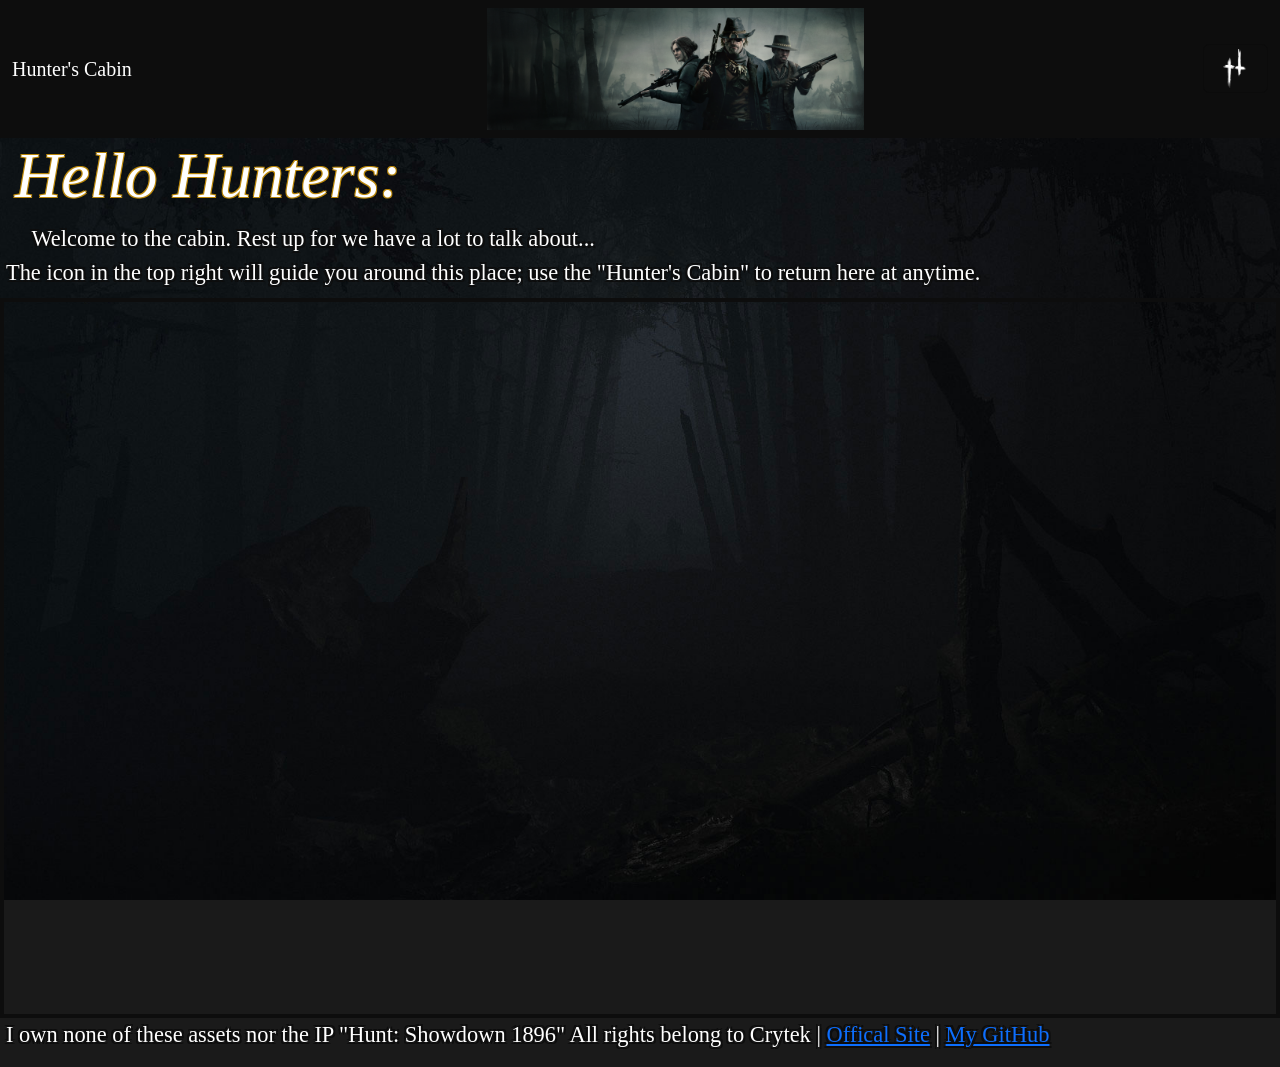
<file: index.html>
<!DOCTYPE html>

<html lang="en">

<head>

    <meta charset="UTF-8">

    <meta name="viewport" content="width=device-width, initial-scale=1.0">

    <title>Hunter's Cabin</title>

    <link rel="stylesheet" href="https://stackpath.bootstrapcdn.com/bootstrap/5.0.0-alpha1/css/bootstrap.min.css" integrity="sha384-r4NyP46KrjDleawBgD5tp8Y7UzmLA05oM1iAEQ17CSuDqnUK2+k9luXQOfXJCJ4I" crossorigin="anonymous">

    <script src="https://cdn.jsdelivr.net/npm/popper.js@1.16.0/dist/umd/popper.min.js" integrity="sha384-Q6E9RHvbIyZFJoft+2mJbHaEWldlvI9IOYy5n3zV9zzTtmI3UksdQRVvoxMfooAo" crossorigin="anonymous"></script>

    <script src="https://stackpath.bootstrapcdn.com/bootstrap/5.0.0-alpha1/js/bootstrap.min.js" integrity="sha384-oesi62hOLfzrys4LxRF63OJCXdXDipiYWBnvTl9Y9/TRlw5xlKIEHpNyvvDShgf/" crossorigin="anonymous"></script>

    <link rel="stylesheet" href="main.css">

    <link rel="icon" href="images/WhiteHuntCrosses.png">

</head>

<body id="main-background">

    <header>

        <!-- I had put both classes bg-hunter & navbar-bounty to over write elements of the bootstrap to my liking -->

        <nav class="navbar bg-hunter">

            <div class="container-fluid">

                <a class="navbar-brand navbar-bounty" href="index.html">Hunter's Cabin</a>

                <img id="navbar-horizontal" src="images/Hunt-navbarLogo.png" alt="photo of a thrio of hunters from the game hunt showdown 1896">

                <button class="navbar-toggler" type="button" data-toggle="collapse" data-target="#navbarID"

                aria-controls="navbarID" aria-expanded="false" aria-label="Toggle navigation">

                <span class="navbar-toggler-icon navbar-hunt"></span>

            </button>

            <div class="collapse navbar-collapse" id="navbarID">

                <div class="navbar-nav">

                <a class="nav-link active navbar-bounty" aria-current="page" href="index.html">Home</a>

                <a class="nav-link active navbar-bounty" aria-current="page" href="history.html">History</a>

                <a class="nav-link active navbar-bounty" aria-current="page" href="gameplay.html">Gameplay</a>

                <a class="nav-link active navbar-bounty" aria-current="page" href="loadouts.html">Loadouts</a>

                <a class="nav-link active navbar-bounty" aria-current="page" href="maps.html">Maps</a>

                <a class="nav-link active navbar-bounty" aria-current="page" href="monsters.html">Monsters</a>

                <a class="nav-link active navbar-bounty" aria-current="page" href="wildtargets.html">Wild Targets</a>

                <a class="nav-link active navbar-bounty" aria-current="page" href="bosses.html">Bosses</a>

                <a class="nav-link active navbar-bounty" aria-current="page" href="events.html">Events</a>

                <a class="nav-link active navbar-bounty" aria-current="page" href="feedback.html">Feedback</a>

                </div>
            
            </div>

            </div>

        </nav>

        <h1><em>Hello Hunters:</em></h1>

    </header>

    <main>

    <section>

    <h2>Welcome to the cabin. Rest up for we have a lot to talk about... <br> The icon in the top right will guide you around this place; use the "Hunter's Cabin" to return here at anytime.</h2>

    </section>

    <div class="video-container">

        <video id="Huntvideo" autoplay loop muted>
            
            <source src="media/HuntVideo.mp4">

            Your browser does not support the video element.

        </video>

    </div>

    </main>

    <footer><p>I own none of these assets nor the IP "Hunt: Showdown 1896" All rights belong to Crytek | <a href="https://www.huntshowdown.com/" target="_blank" rel="noopener noreferrer">Offical Site</a> | <a href="https://github.com/NootNova" target="_blank" rel="noopener noreferrer">My GitHub</a></p></footer>

</body>

</html>
</file>
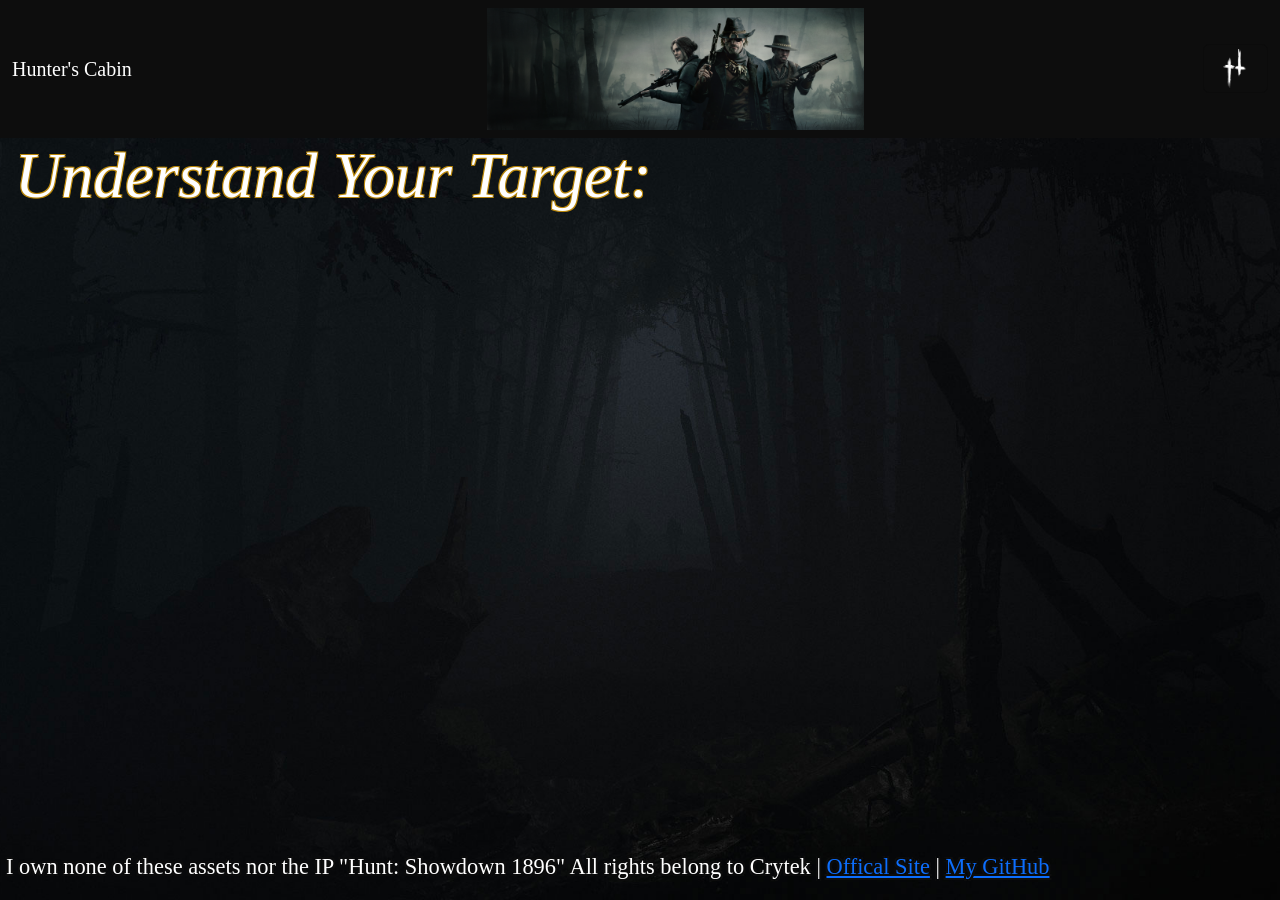
<file: bosses.html>
<!DOCTYPE html>

<html lang="en">

<head>

    <meta charset="UTF-8">

    <meta name="viewport" content="width=device-width, initial-scale=1.0">

    <title>Bosses</title>

    <link rel="stylesheet" href="https://stackpath.bootstrapcdn.com/bootstrap/5.0.0-alpha1/css/bootstrap.min.css" integrity="sha384-r4NyP46KrjDleawBgD5tp8Y7UzmLA05oM1iAEQ17CSuDqnUK2+k9luXQOfXJCJ4I" crossorigin="anonymous">

    <script src="https://cdn.jsdelivr.net/npm/popper.js@1.16.0/dist/umd/popper.min.js" integrity="sha384-Q6E9RHvbIyZFJoft+2mJbHaEWldlvI9IOYy5n3zV9zzTtmI3UksdQRVvoxMfooAo" crossorigin="anonymous"></script>

    <script src="https://stackpath.bootstrapcdn.com/bootstrap/5.0.0-alpha1/js/bootstrap.min.js" integrity="sha384-oesi62hOLfzrys4LxRF63OJCXdXDipiYWBnvTl9Y9/TRlw5xlKIEHpNyvvDShgf/" crossorigin="anonymous"></script>

    <link rel="stylesheet" href="main.css">

    <link rel="icon" href="images/WhiteHuntCrosses.png">

</head>

<body id="main-background">

    <header>

        <!-- I had put both classes bg-hunter & navbar-bounty to over write elements of the bootstrap to my liking -->

        <nav class="navbar bg-hunter">

            <div class="container-fluid">

                <a class="navbar-brand navbar-bounty" href="index.html">Hunter's Cabin</a>

                <img id="navbar-horizontal" src="images/Hunt-navbarLogo.png" alt="photo of a thrio of hunters from the game hunt showdown 1896">

                <button class="navbar-toggler" type="button" data-toggle="collapse" data-target="#navbarID"

                aria-controls="navbarID" aria-expanded="false" aria-label="Toggle navigation">

                <span class="navbar-toggler-icon navbar-hunt"></span>

            </button>

            <div class="collapse navbar-collapse" id="navbarID">

                <div class="navbar-nav">

                <a class="nav-link active navbar-bounty" aria-current="page" href="index.html">Home</a>

                <a class="nav-link active navbar-bounty" aria-current="page" href="history.html">History</a>

                <a class="nav-link active navbar-bounty" aria-current="page" href="gameplay.html">Gameplay</a>

                <a class="nav-link active navbar-bounty" aria-current="page" href="loadouts.html">Loadouts</a>

                <a class="nav-link active navbar-bounty" aria-current="page" href="maps.html">Maps</a>

                <a class="nav-link active navbar-bounty" aria-current="page" href="monsters.html">Monsters</a>

                <a class="nav-link active navbar-bounty" aria-current="page" href="wildtargets.html">Wild Targets</a>

                <a class="nav-link active navbar-bounty" aria-current="page" href="bosses.html">Bosses</a>

                <a class="nav-link active navbar-bounty" aria-current="page" href="events.html">Events</a>

                <a class="nav-link active navbar-bounty" aria-current="page" href="feedback.html">Feedback</a>

                </div>
            
            </div>

            </div>

        </nav>

        <h1><em>Understand Your Target:</em></h1>

    </header>

<main>



</main>

<footer><p>I own none of these assets nor the IP "Hunt: Showdown 1896" All rights belong to Crytek | <a href="https://www.huntshowdown.com/" target="_blank" rel="noopener noreferrer">Offical Site</a> | <a href="https://github.com/NootNova" target="_blank" rel="noopener noreferrer">My GitHub</a></p></footer>

</body>

</html>
</file>
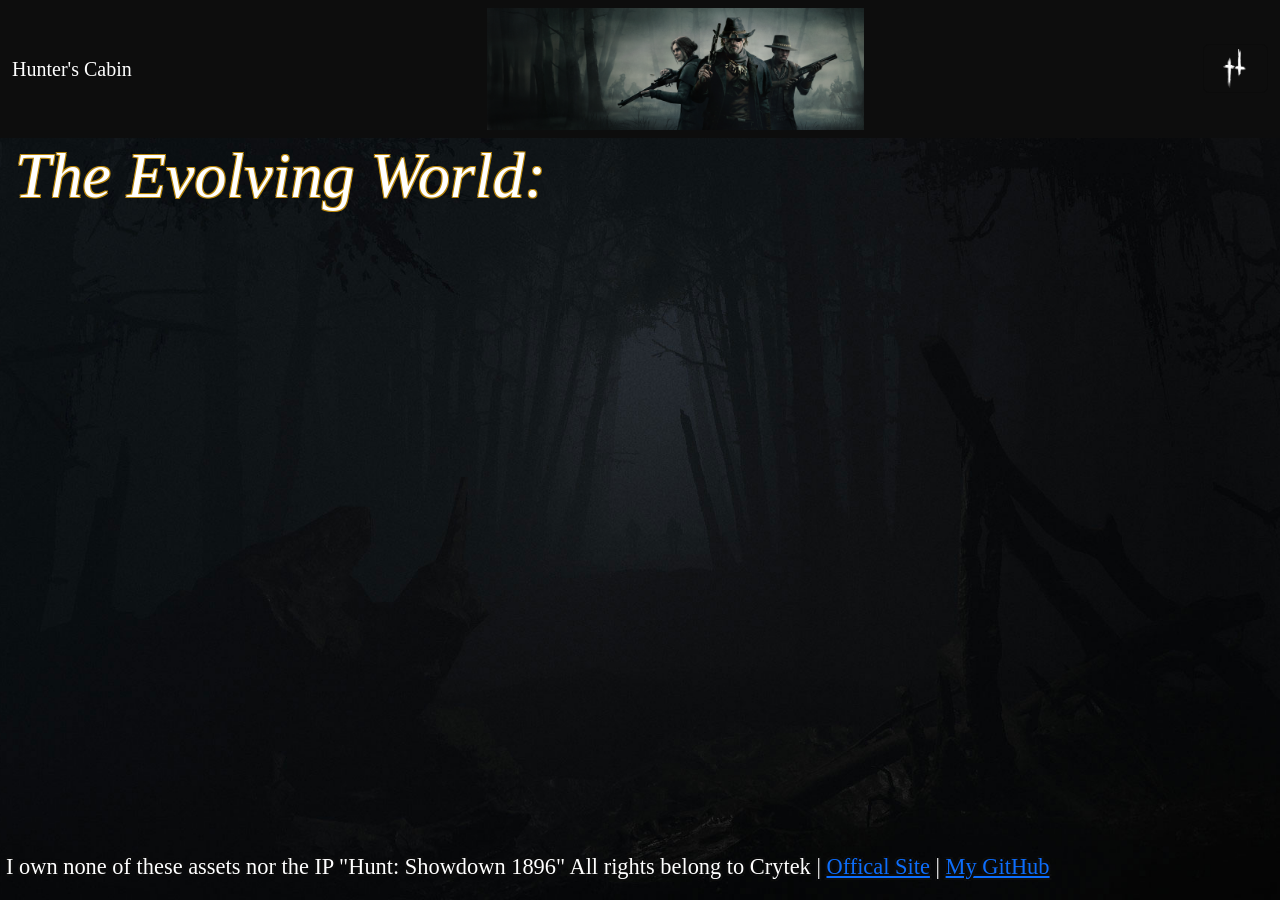
<file: events.html>
<!DOCTYPE html>

<html lang="en">

<head>

    <meta charset="UTF-8">

    <meta name="viewport" content="width=device-width, initial-scale=1.0">

    <title>Events</title>

    <link rel="stylesheet" href="https://stackpath.bootstrapcdn.com/bootstrap/5.0.0-alpha1/css/bootstrap.min.css" integrity="sha384-r4NyP46KrjDleawBgD5tp8Y7UzmLA05oM1iAEQ17CSuDqnUK2+k9luXQOfXJCJ4I" crossorigin="anonymous">

    <script src="https://cdn.jsdelivr.net/npm/popper.js@1.16.0/dist/umd/popper.min.js" integrity="sha384-Q6E9RHvbIyZFJoft+2mJbHaEWldlvI9IOYy5n3zV9zzTtmI3UksdQRVvoxMfooAo" crossorigin="anonymous"></script>

    <script src="https://stackpath.bootstrapcdn.com/bootstrap/5.0.0-alpha1/js/bootstrap.min.js" integrity="sha384-oesi62hOLfzrys4LxRF63OJCXdXDipiYWBnvTl9Y9/TRlw5xlKIEHpNyvvDShgf/" crossorigin="anonymous"></script>

    <link rel="stylesheet" href="main.css">

    <link rel="icon" href="images/WhiteHuntCrosses.png">

</head>

<body id="main-background">

    <header>

        <!-- I had put both classes bg-hunter & navbar-bounty to over write elements of the bootstrap to my liking -->

        <nav class="navbar bg-hunter">

            <div class="container-fluid">

                <a class="navbar-brand navbar-bounty" href="index.html">Hunter's Cabin</a>

                <img id="navbar-horizontal" src="images/Hunt-navbarLogo.png" alt="photo of a thrio of hunters from the game hunt showdown 1896">

                <button class="navbar-toggler" type="button" data-toggle="collapse" data-target="#navbarID"

                aria-controls="navbarID" aria-expanded="false" aria-label="Toggle navigation">

                <span class="navbar-toggler-icon navbar-hunt"></span>

            </button>

            <div class="collapse navbar-collapse" id="navbarID">

                <div class="navbar-nav">

                <a class="nav-link active navbar-bounty" aria-current="page" href="index.html">Home</a>

                <a class="nav-link active navbar-bounty" aria-current="page" href="history.html">History</a>

                <a class="nav-link active navbar-bounty" aria-current="page" href="gameplay.html">Gameplay</a>

                <a class="nav-link active navbar-bounty" aria-current="page" href="loadouts.html">Loadouts</a>

                <a class="nav-link active navbar-bounty" aria-current="page" href="maps.html">Maps</a>

                <a class="nav-link active navbar-bounty" aria-current="page" href="monsters.html">Monsters</a>

                <a class="nav-link active navbar-bounty" aria-current="page" href="wildtargets.html">Wild Targets</a>

                <a class="nav-link active navbar-bounty" aria-current="page" href="bosses.html">Bosses</a>

                <a class="nav-link active navbar-bounty" aria-current="page" href="events.html">Events</a>

                <a class="nav-link active navbar-bounty" aria-current="page" href="feedback.html">Feedback</a>

                </div>
            
            </div>

            </div>

        </nav>

        <h1><em>The Evolving World:</em></h1>

    </header>

<main>



</main>

<footer><p>I own none of these assets nor the IP "Hunt: Showdown 1896" All rights belong to Crytek | <a href="https://www.huntshowdown.com/" target="_blank" rel="noopener noreferrer">Offical Site</a> | <a href="https://github.com/NootNova" target="_blank" rel="noopener noreferrer">My GitHub</a></p></footer>

</body>

</html>
</file>
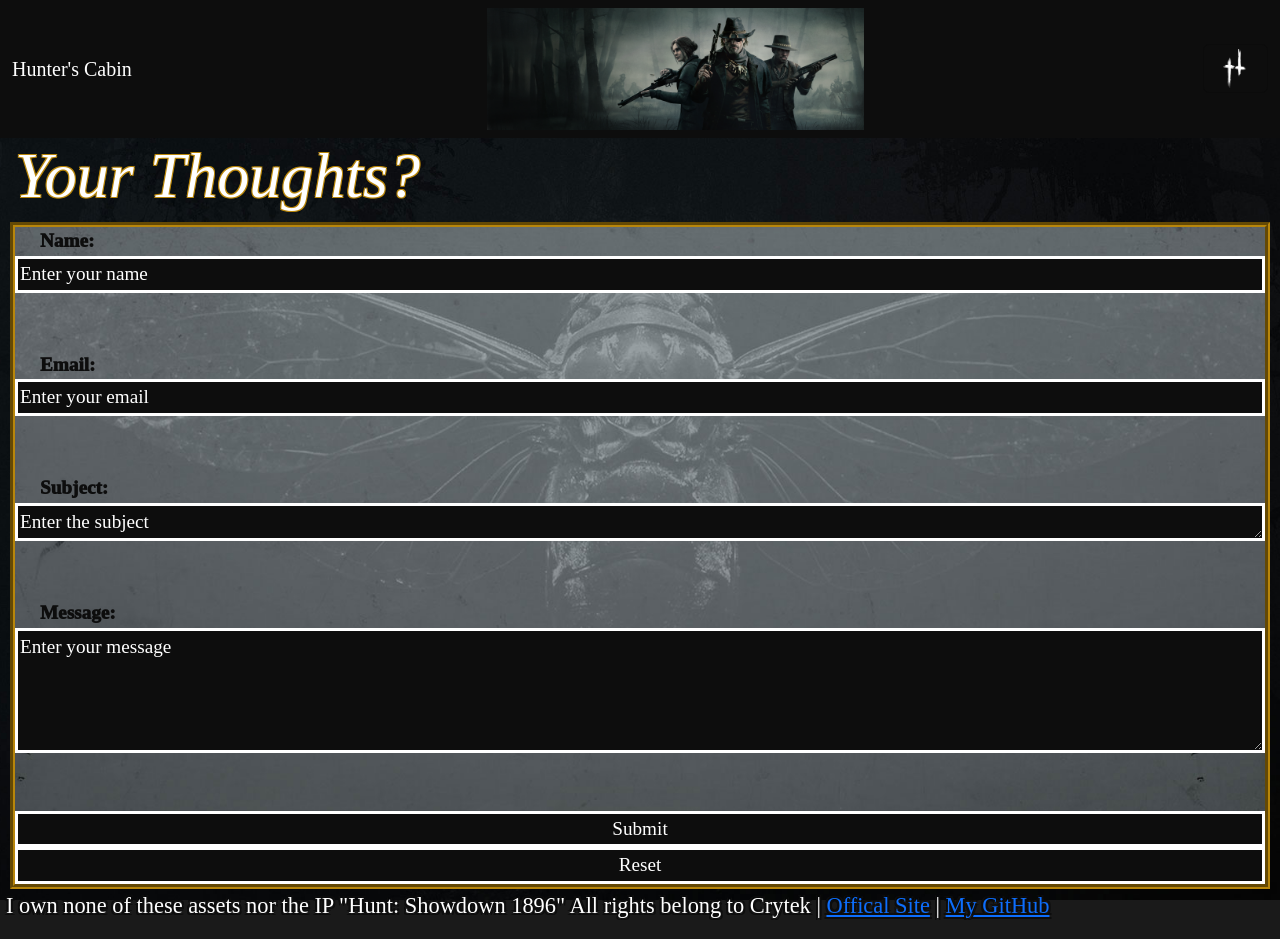
<file: feedback.html>
<!DOCTYPE html>

<html lang="en">

<head>

    <meta charset="UTF-8">

    <meta name="viewport" content="width=device-width, initial-scale=1.0">

    <title>Feedback</title>

    <link rel="stylesheet" href="https://stackpath.bootstrapcdn.com/bootstrap/5.0.0-alpha1/css/bootstrap.min.css" integrity="sha384-r4NyP46KrjDleawBgD5tp8Y7UzmLA05oM1iAEQ17CSuDqnUK2+k9luXQOfXJCJ4I" crossorigin="anonymous">

    <script src="https://cdn.jsdelivr.net/npm/popper.js@1.16.0/dist/umd/popper.min.js" integrity="sha384-Q6E9RHvbIyZFJoft+2mJbHaEWldlvI9IOYy5n3zV9zzTtmI3UksdQRVvoxMfooAo" crossorigin="anonymous"></script>

    <script src="https://stackpath.bootstrapcdn.com/bootstrap/5.0.0-alpha1/js/bootstrap.min.js" integrity="sha384-oesi62hOLfzrys4LxRF63OJCXdXDipiYWBnvTl9Y9/TRlw5xlKIEHpNyvvDShgf/" crossorigin="anonymous"></script>

    <link rel="stylesheet" href="main.css">

    <link rel="icon" href="images/WhiteHuntCrosses.png">

</head>

<body id="main-background">

    <header>

        <!-- I had put both classes bg-hunter & navbar-bounty to over write elements of the bootstrap to my liking -->

        <nav class="navbar bg-hunter">

            <div class="container-fluid">

                <a class="navbar-brand navbar-bounty" href="index.html">Hunter's Cabin</a>

                <img id="navbar-horizontal" src="images/Hunt-navbarLogo.png" alt="photo of a thrio of hunters from the game hunt showdown 1896">

                <button class="navbar-toggler" type="button" data-toggle="collapse" data-target="#navbarID"

                aria-controls="navbarID" aria-expanded="false" aria-label="Toggle navigation">

                <span class="navbar-toggler-icon navbar-hunt"></span>

            </button>

            <div class="collapse navbar-collapse" id="navbarID">

                <div class="navbar-nav">

                <a class="nav-link active navbar-bounty" aria-current="page" href="index.html">Home</a>

                <a class="nav-link active navbar-bounty" aria-current="page" href="history.html">History</a>

                <a class="nav-link active navbar-bounty" aria-current="page" href="gameplay.html">Gameplay</a>

                <a class="nav-link active navbar-bounty" aria-current="page" href="loadouts.html">Loadouts</a>

                <a class="nav-link active navbar-bounty" aria-current="page" href="maps.html">Maps</a>

                <a class="nav-link active navbar-bounty" aria-current="page" href="monsters.html">Monsters</a>

                <a class="nav-link active navbar-bounty" aria-current="page" href="wildtargets.html">Wild Targets</a>

                <a class="nav-link active navbar-bounty" aria-current="page" href="bosses.html">Bosses</a>

                <a class="nav-link active navbar-bounty" aria-current="page" href="events.html">Events</a>

                <a class="nav-link active navbar-bounty" aria-current="page" href="feedback.html">Feedback</a>

                </div>
            
            </div>

            </div>

        </nav>

        <h1><em>Your Thoughts?</em></h1>

    </header>

<main>

    <div>

        <form action="/submit" method="post">

            <label for="name">Name:</label>

            <input type="text" id="name" name="name" placeholder="Enter your name" required>
        
            <br><br>

            <label for="email">Email:</label>

            <input type="email" id="email" name="email" placeholder="Enter your email" required>
            
            <br><br>

            <label for="subject">Subject:</label>

            <textarea id="subject" name="subject" rows="1" cols="20" placeholder="Enter the subject" required></textarea>

            <br><br>

            <label for="message">Message:</label> 

            <textarea id="message" name="message" rows="4" cols="50" placeholder="Enter your message" required></textarea>

            <br><br>

            <input type="submit" value="Submit">

            <input type="reset" value="Reset">

        </form>

    </div>

</main>

<footer><p>I own none of these assets nor the IP "Hunt: Showdown 1896" All rights belong to Crytek | <a href="https://www.huntshowdown.com/" target="_blank" rel="noopener noreferrer">Offical Site</a> | <a href="https://github.com/NootNova" target="_blank" rel="noopener noreferrer">My GitHub</a></p></footer>

</body>

</html>
</file>
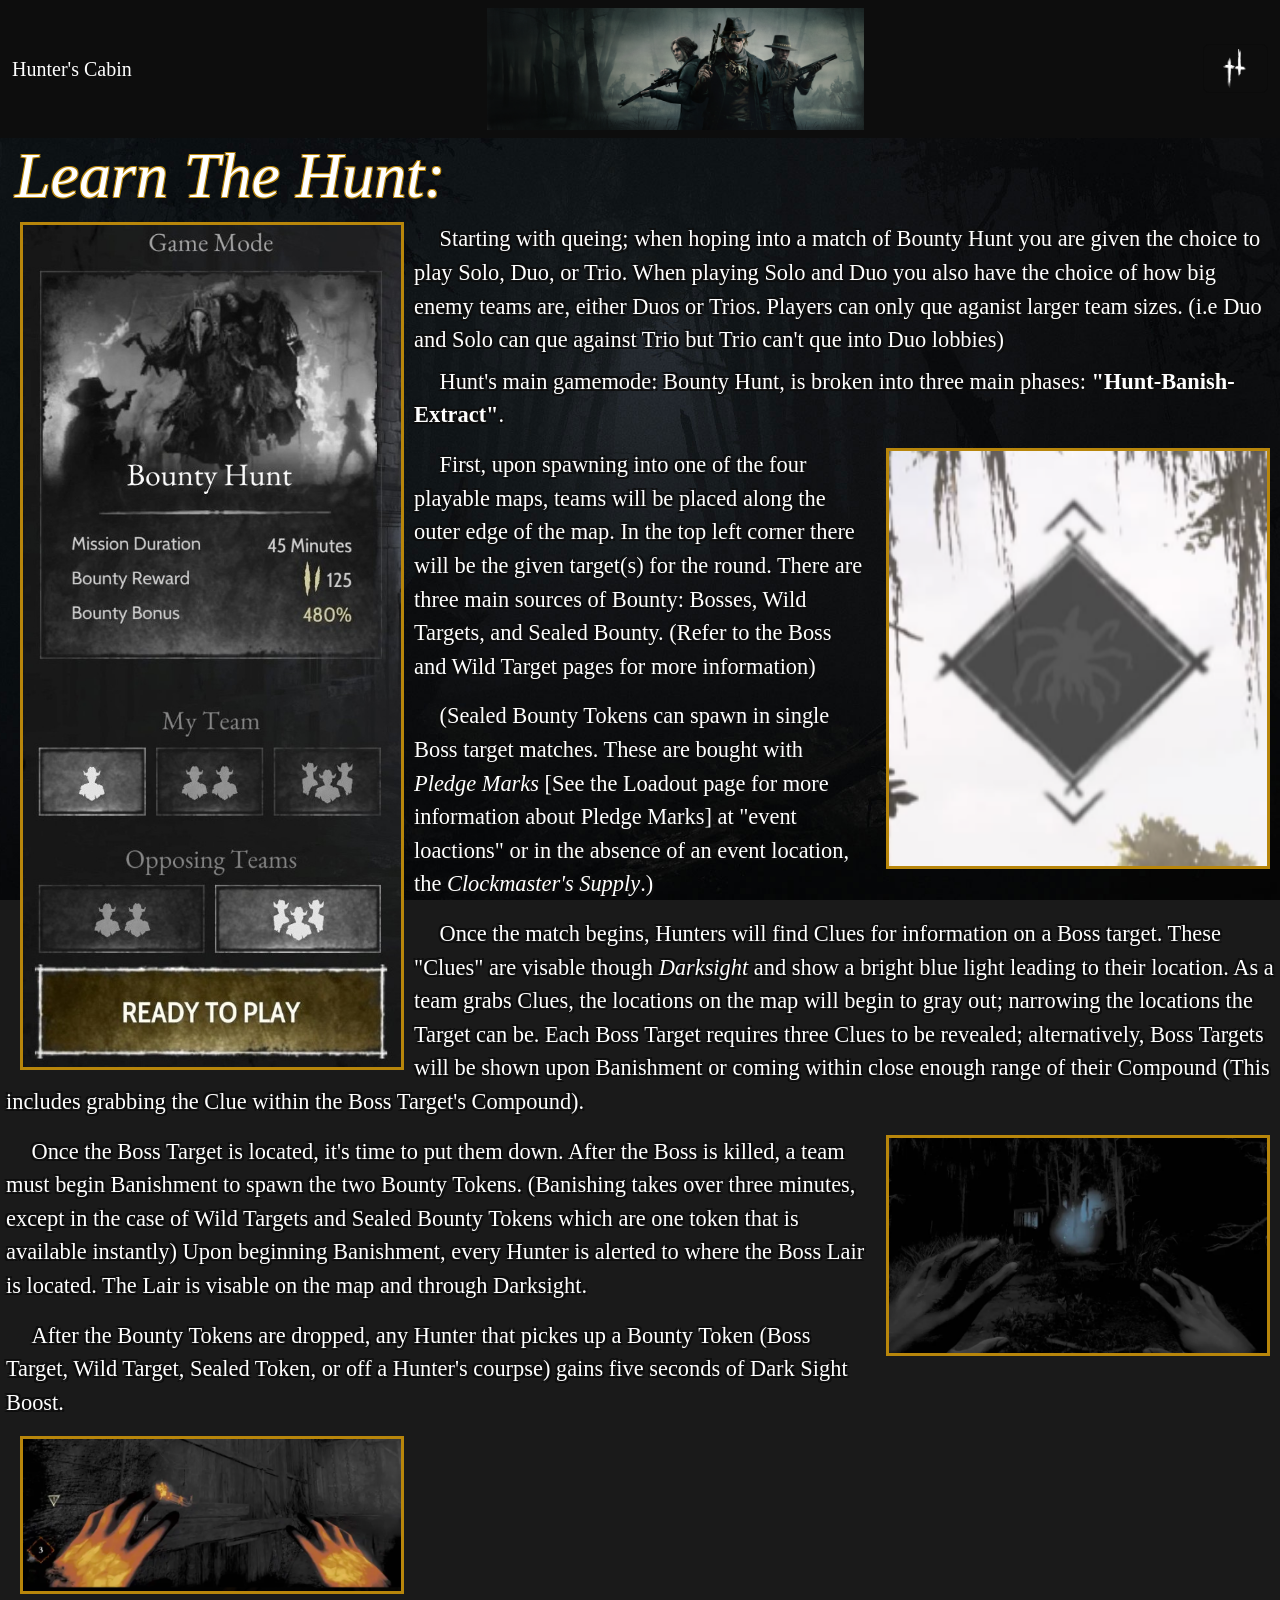
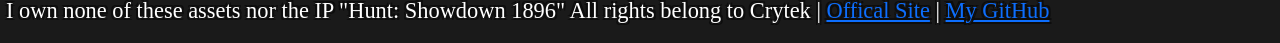
<file: gameplay.html>
<!DOCTYPE html>

<html lang="en">

<head>

    <meta charset="UTF-8">

    <meta name="viewport" content="width=device-width, initial-scale=1.0">

    <title>Gameplay</title>

    <link rel="stylesheet" href="https://stackpath.bootstrapcdn.com/bootstrap/5.0.0-alpha1/css/bootstrap.min.css" integrity="sha384-r4NyP46KrjDleawBgD5tp8Y7UzmLA05oM1iAEQ17CSuDqnUK2+k9luXQOfXJCJ4I" crossorigin="anonymous">

    <script src="https://cdn.jsdelivr.net/npm/popper.js@1.16.0/dist/umd/popper.min.js" integrity="sha384-Q6E9RHvbIyZFJoft+2mJbHaEWldlvI9IOYy5n3zV9zzTtmI3UksdQRVvoxMfooAo" crossorigin="anonymous"></script>

    <script src="https://stackpath.bootstrapcdn.com/bootstrap/5.0.0-alpha1/js/bootstrap.min.js" integrity="sha384-oesi62hOLfzrys4LxRF63OJCXdXDipiYWBnvTl9Y9/TRlw5xlKIEHpNyvvDShgf/" crossorigin="anonymous"></script>

    <link rel="stylesheet" href="main.css">

    <link rel="icon" href="images/WhiteHuntCrosses.png">

</head>

<body id="main-background">

    <header>

        <!-- I had put both classes bg-hunter & navbar-bounty to over write elements of the bootstrap to my liking -->

        <nav class="navbar bg-hunter">

            <div class="container-fluid">

                <a class="navbar-brand navbar-bounty" href="index.html">Hunter's Cabin</a>

                <img id="navbar-horizontal" src="images/Hunt-navbarLogo.png" alt="photo of a thrio of hunters from the game hunt showdown 1896">

                <button class="navbar-toggler" type="button" data-toggle="collapse" data-target="#navbarID"

                aria-controls="navbarID" aria-expanded="false" aria-label="Toggle navigation">

                <span class="navbar-toggler-icon navbar-hunt"></span>

            </button>

            <div class="collapse navbar-collapse" id="navbarID">

                <div class="navbar-nav">

                <a class="nav-link active navbar-bounty" aria-current="page" href="index.html">Home</a>

                <a class="nav-link active navbar-bounty" aria-current="page" href="history.html">History</a>

                <a class="nav-link active navbar-bounty" aria-current="page" href="gameplay.html">Gameplay</a>

                <a class="nav-link active navbar-bounty" aria-current="page" href="loadouts.html">Loadouts</a>

                <a class="nav-link active navbar-bounty" aria-current="page" href="maps.html">Maps</a>

                <a class="nav-link active navbar-bounty" aria-current="page" href="monsters.html">Monsters</a>

                <a class="nav-link active navbar-bounty" aria-current="page" href="wildtargets.html">Wild Targets</a>

                <a class="nav-link active navbar-bounty" aria-current="page" href="bosses.html">Bosses</a>

                <a class="nav-link active navbar-bounty" aria-current="page" href="events.html">Events</a>

                <a class="nav-link active navbar-bounty" aria-current="page" href="feedback.html">Feedback</a>

                </div>
            
            </div>

            </div>

        </nav>

        <h1><em>Learn The Hunt:</em></h1>

    </header>

    <main>

        <article>

        <img class="image-left" src="images/BountyHuntQue.jpg" alt="photo showing the que for bounty hunt in game">

        <h2>Starting with queing; when hoping into a match of Bounty Hunt you are given the choice to play Solo, Duo, or Trio. When playing Solo and Duo you also have the choice of how big enemy teams are, either Duos or Trios. Players can only que aganist larger team sizes. (i.e Duo and Solo can que against Trio but Trio can't que into Duo lobbies)</h2>

        <p>Hunt's main gamemode: Bounty Hunt, is broken into three main phases: <strong>"Hunt-Banish-Extract"</strong>.</p>

        <img class="image-right" src="images/BossTargetIcon.png" alt="photo of the boss target icon in hunt">

        <p>First, upon spawning into one of the four playable maps, teams will be placed along the outer edge of the map. In the top left corner there will be the given target(s) for the round. There are three main sources of Bounty: Bosses, Wild Targets, and Sealed Bounty. (Refer to the Boss and Wild Target pages for more information)</p>

        <p>(Sealed Bounty Tokens can spawn in single Boss target matches. These are bought with <em>Pledge Marks</em> [See the Loadout page for more information about Pledge Marks] at "event loactions" or in the absence of an event location, the <em>Clockmaster's Supply</em>.)</p>

        <p>Once the match begins, Hunters will find Clues for information on a Boss target. These "Clues" are visable though <em>Darksight</em> and show a bright blue light leading to their location. As a team grabs Clues, the locations on the map will begin to gray out; narrowing the locations the Target can be. Each Boss Target requires three Clues to be revealed; alternatively, Boss Targets will be shown upon Banishment or coming within close enough range of their Compound (This includes grabbing the Clue within the Boss Target's Compound).</p>

        <img class="image-right" src="images/DarkSightClue.png" alt="photo of a clue in dark sight">

        <p>Once the Boss Target is located, it's time to put them down. After the Boss is killed, a team must begin Banishment to spawn the two Bounty Tokens. (Banishing takes over three minutes, except in the case of Wild Targets and Sealed Bounty Tokens which are one token that is available instantly) Upon beginning Banishment, every Hunter is alerted to where the Boss Lair is located. The Lair is visable on the map and through Darksight.</p>

        <p>After the Bounty Tokens are dropped, any Hunter that pickes up a Bounty Token (Boss Target, Wild Target, Sealed Token, or off a Hunter's courpse) gains five seconds of Dark Sight Boost.</p>

        <img class="image-left" src="images/DarksightBoostHunt.png" alt="photo of dark sight boost being used to find an enemy hunter">

        </article>

    </main>

    <footer><p>I own none of these assets nor the IP "Hunt: Showdown 1896" All rights belong to Crytek | <a href="https://www.huntshowdown.com/" target="_blank" rel="noopener noreferrer">Offical Site</a> | <a href="https://github.com/NootNova" target="_blank" rel="noopener noreferrer">My GitHub</a></p></footer>

</body>

</html>
</file>
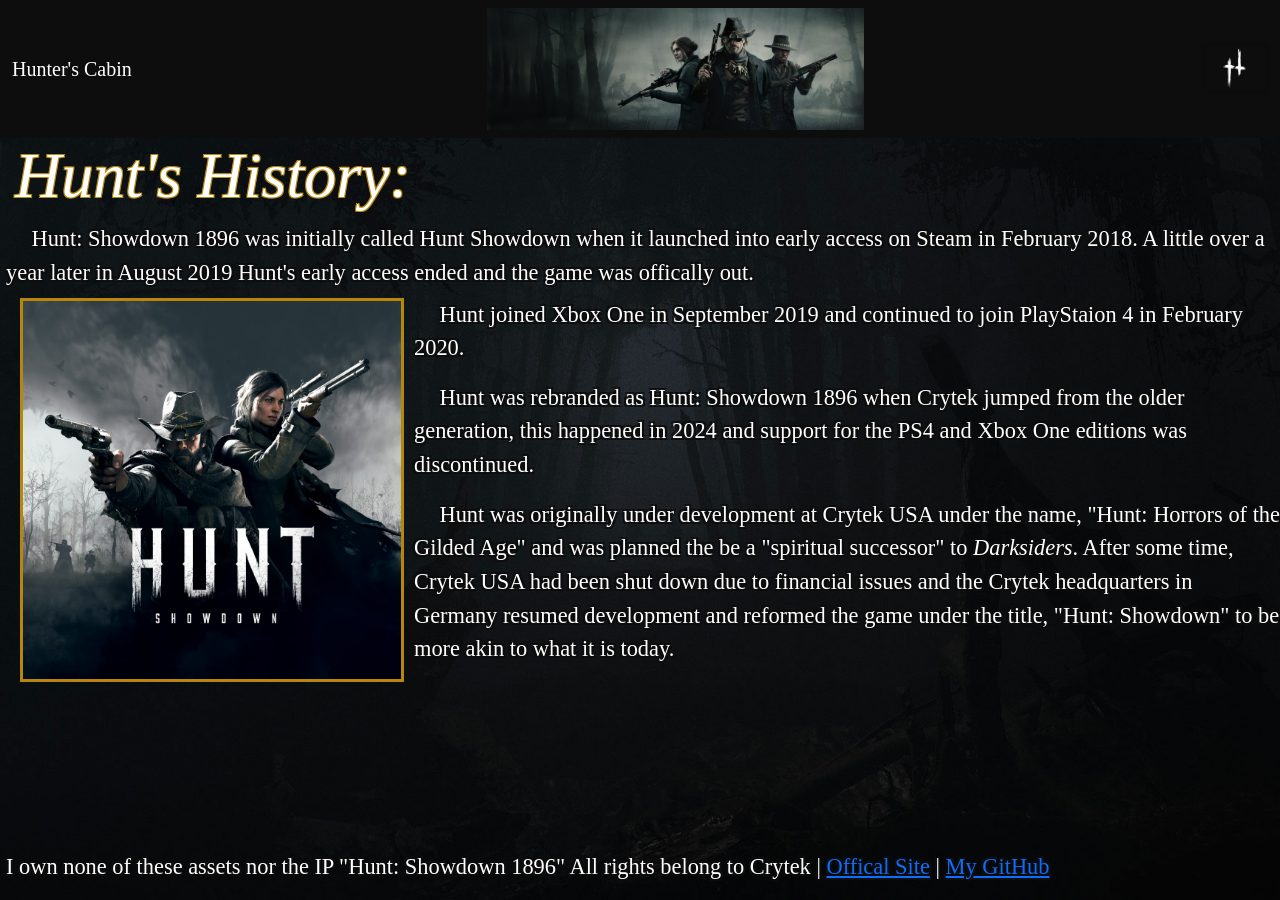
<file: history.html>
<!DOCTYPE html>

<html lang="en">

<head>

    <meta charset="UTF-8">

    <meta name="viewport" content="width=device-width, initial-scale=1.0">

    <title>History</title>

    <link rel="stylesheet" href="https://stackpath.bootstrapcdn.com/bootstrap/5.0.0-alpha1/css/bootstrap.min.css" integrity="sha384-r4NyP46KrjDleawBgD5tp8Y7UzmLA05oM1iAEQ17CSuDqnUK2+k9luXQOfXJCJ4I" crossorigin="anonymous">

    <script src="https://cdn.jsdelivr.net/npm/popper.js@1.16.0/dist/umd/popper.min.js" integrity="sha384-Q6E9RHvbIyZFJoft+2mJbHaEWldlvI9IOYy5n3zV9zzTtmI3UksdQRVvoxMfooAo" crossorigin="anonymous"></script>

    <script src="https://stackpath.bootstrapcdn.com/bootstrap/5.0.0-alpha1/js/bootstrap.min.js" integrity="sha384-oesi62hOLfzrys4LxRF63OJCXdXDipiYWBnvTl9Y9/TRlw5xlKIEHpNyvvDShgf/" crossorigin="anonymous"></script>

    <link rel="stylesheet" href="main.css">

    <link rel="icon" href="images/WhiteHuntCrosses.png">

</head>

<body id="main-background">

    <header>

        <!-- I had put both classes bg-hunter & navbar-bounty to over write elements of the bootstrap to my liking -->

        <nav class="navbar bg-hunter">

            <div class="container-fluid">

                <a class="navbar-brand navbar-bounty" href="index.html">Hunter's Cabin</a>

                <img id="navbar-horizontal" src="images/Hunt-navbarLogo.png" alt="photo of a thrio of hunters from the game hunt showdown 1896">

                <button class="navbar-toggler" type="button" data-toggle="collapse" data-target="#navbarID"

                aria-controls="navbarID" aria-expanded="false" aria-label="Toggle navigation">

                <span class="navbar-toggler-icon navbar-hunt"></span>

            </button>

            <div class="collapse navbar-collapse" id="navbarID">

                <div class="navbar-nav">

                <a class="nav-link active navbar-bounty" aria-current="page" href="index.html">Home</a>

                <a class="nav-link active navbar-bounty" aria-current="page" href="history.html">History</a>

                <a class="nav-link active navbar-bounty" aria-current="page" href="gameplay.html">Gameplay</a>

                <a class="nav-link active navbar-bounty" aria-current="page" href="loadouts.html">Loadouts</a>

                <a class="nav-link active navbar-bounty" aria-current="page" href="maps.html">Maps</a>

                <a class="nav-link active navbar-bounty" aria-current="page" href="monsters.html">Monsters</a>

                <a class="nav-link active navbar-bounty" aria-current="page" href="wildtargets.html">Wild Targets</a>

                <a class="nav-link active navbar-bounty" aria-current="page" href="bosses.html">Bosses</a>

                <a class="nav-link active navbar-bounty" aria-current="page" href="events.html">Events</a>

                <a class="nav-link active navbar-bounty" aria-current="page" href="feedback.html">Feedback</a>

                </div>
            
            </div>

            </div>

        </nav>

        <h1><em>Hunt's History:</em></h1>

    </header>

    <main>

        <article>

        <h2>Hunt: Showdown 1896 was initially called Hunt Showdown when it launched into early access on Steam in February 2018. A little over a year later in August 2019 Hunt's early access ended and the game was offically out.</h2>

        <img class="image-left" src="images/Hunt-showdown.jpg" alt="original branding for the Hunt Showdown IP which was, Hunt Showdown from 2019 to 2024">

        <p>Hunt joined Xbox One in September 2019 and continued to join PlayStaion 4 in February 2020.</p>

        <p>Hunt was rebranded as Hunt: Showdown 1896 when Crytek jumped from the older generation, this happened in 2024 and support for the PS4 and Xbox One editions was discontinued.</p>

        <p>Hunt was originally under development at Crytek USA under the name, "Hunt: Horrors of the Gilded Age" and was planned the be a "spiritual successor" to <em>Darksiders</em>. After some time, Crytek USA had been shut down due to financial issues and the Crytek headquarters in Germany resumed development and reformed the game under the title, "Hunt: Showdown" to be more akin to what it is today.</p>

        </article>

    </main>

    <footer><p>I own none of these assets nor the IP "Hunt: Showdown 1896" All rights belong to Crytek | <a href="https://www.huntshowdown.com/" target="_blank" rel="noopener noreferrer">Offical Site</a> | <a href="https://github.com/NootNova" target="_blank" rel="noopener noreferrer">My GitHub</a></p></footer>

</body>

</html>
</file>
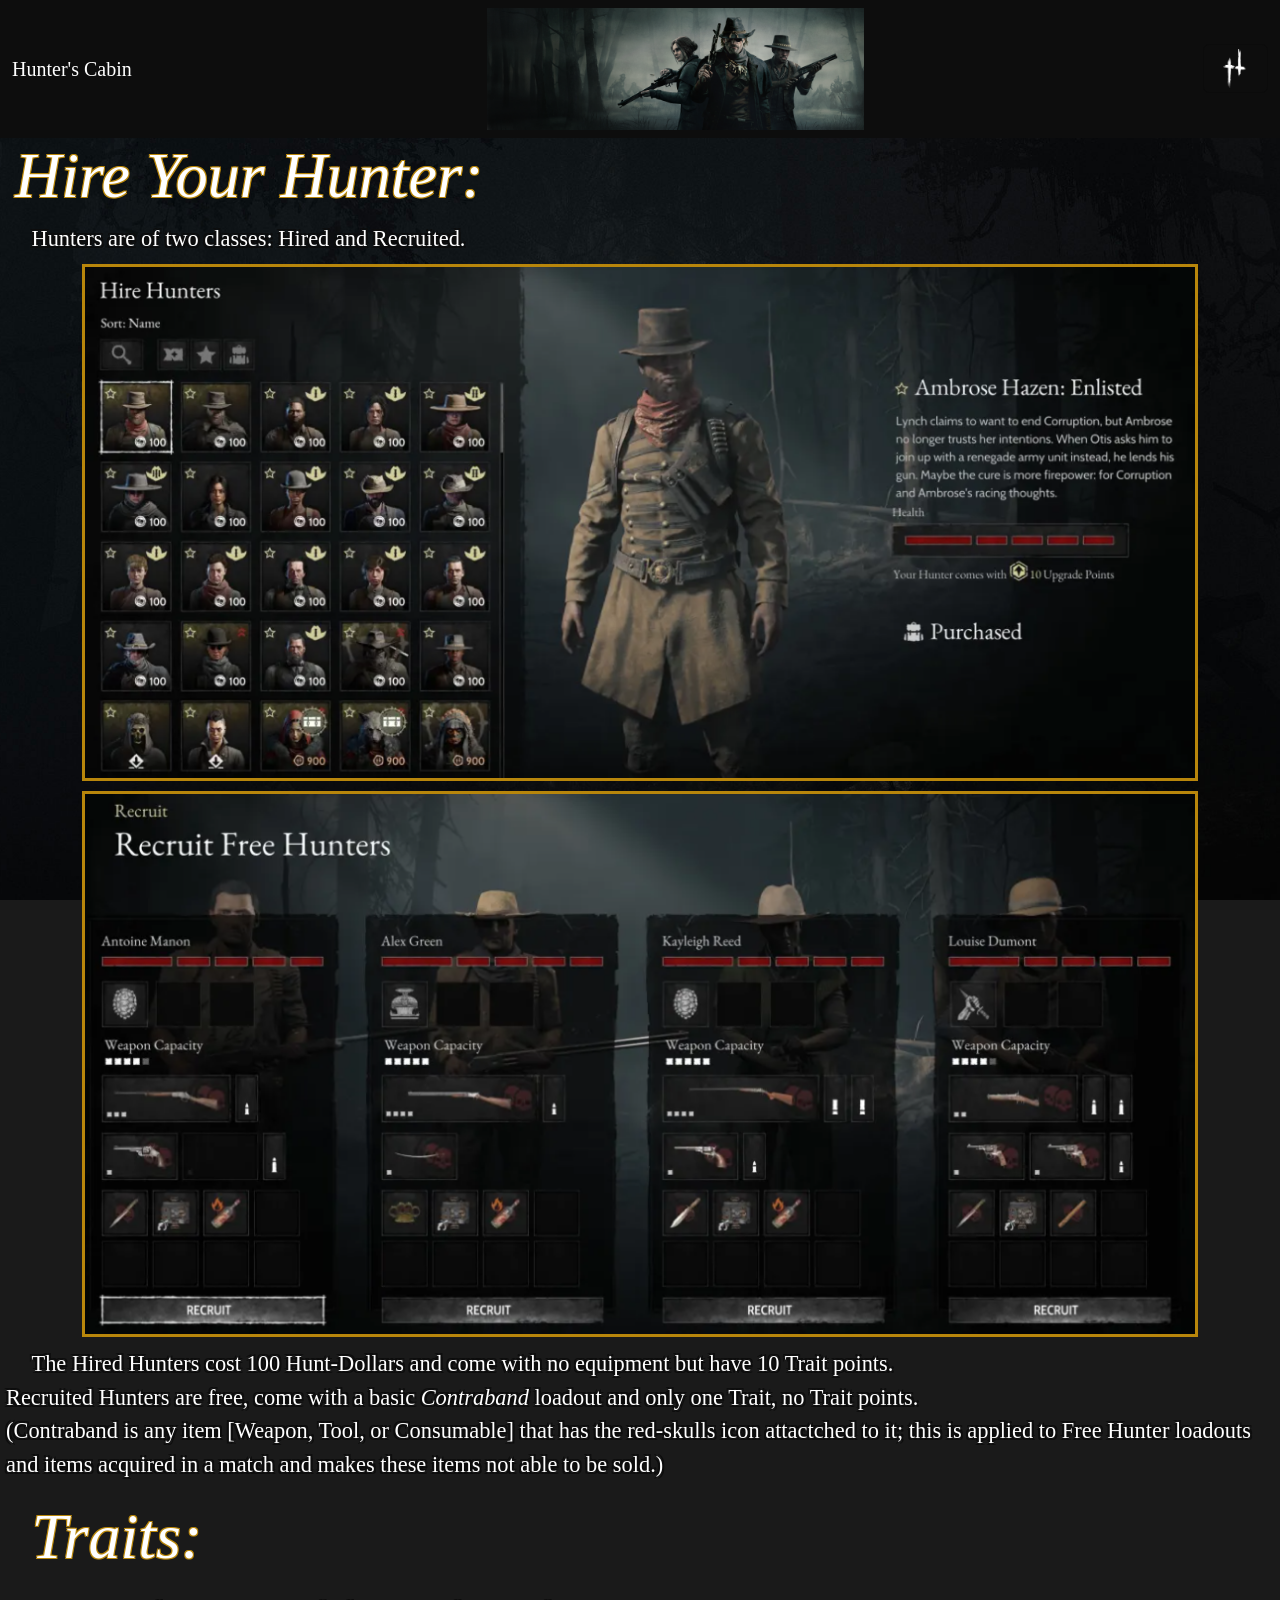
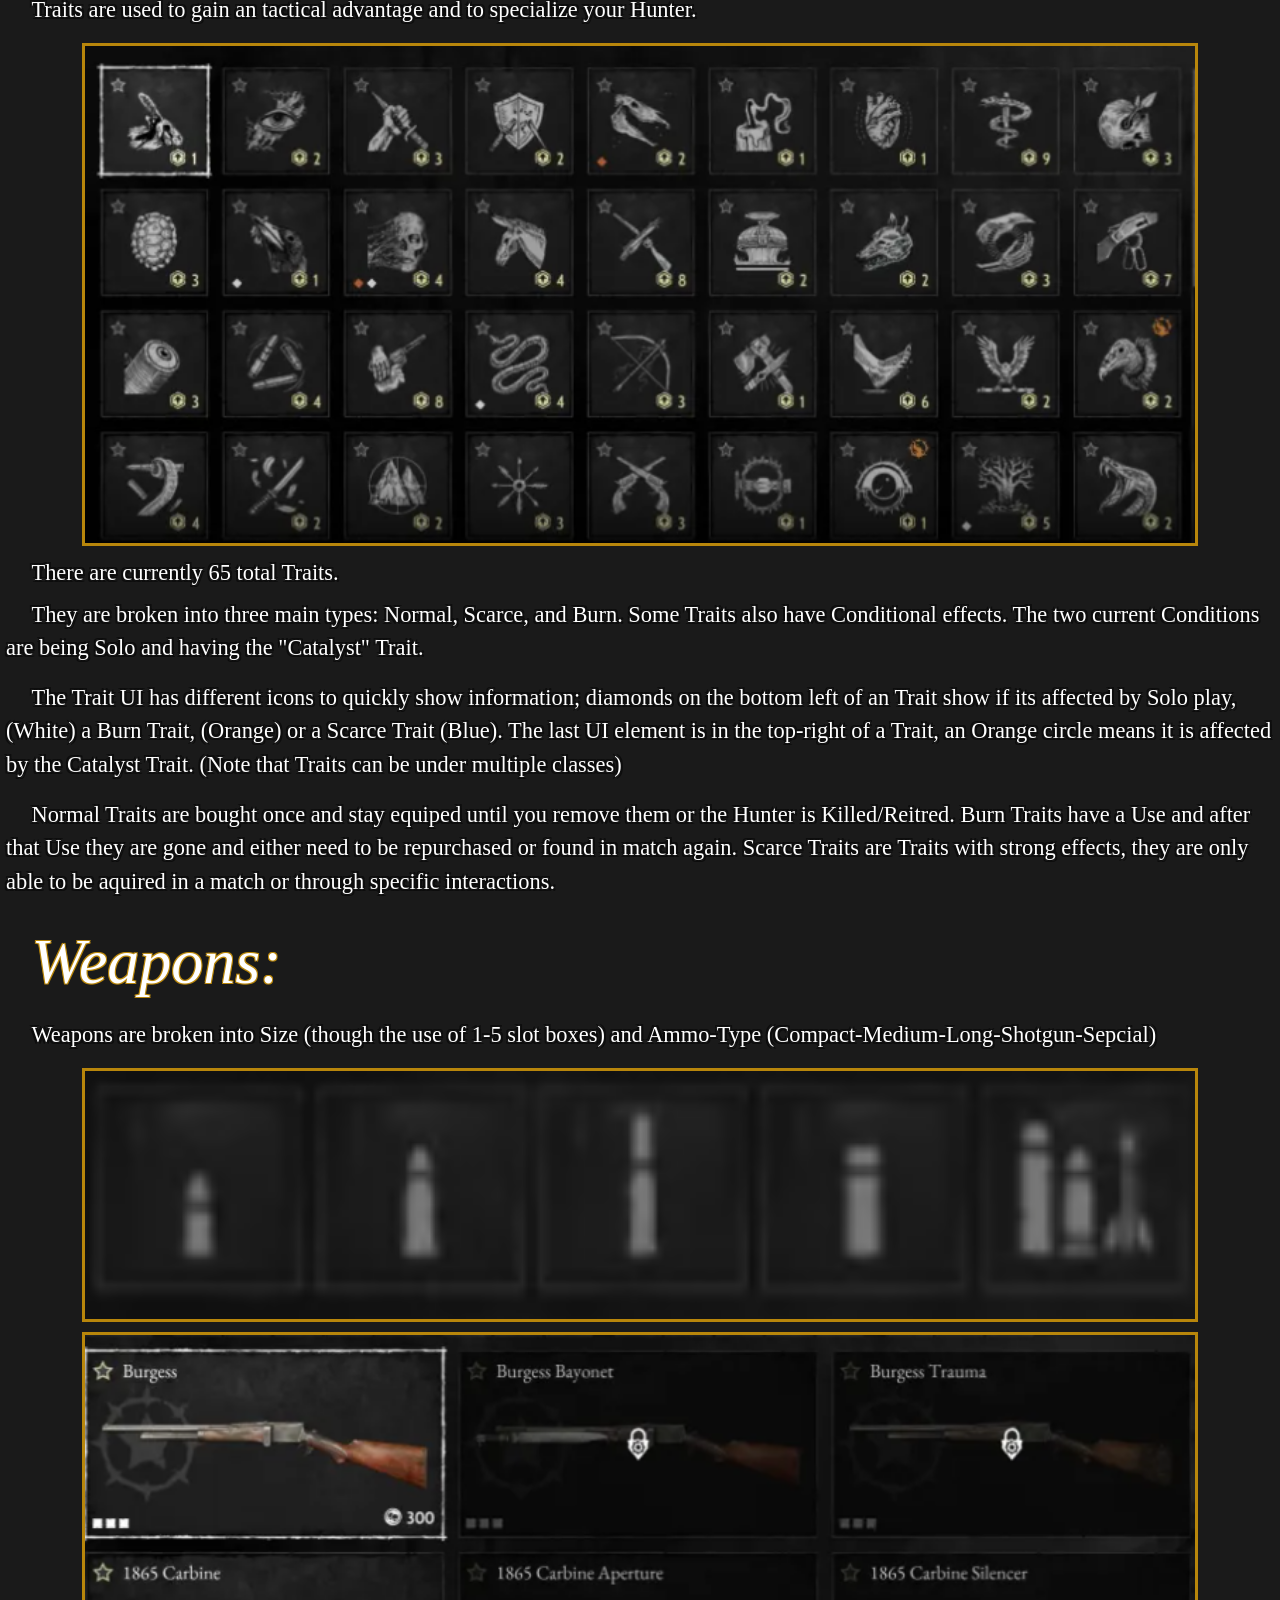
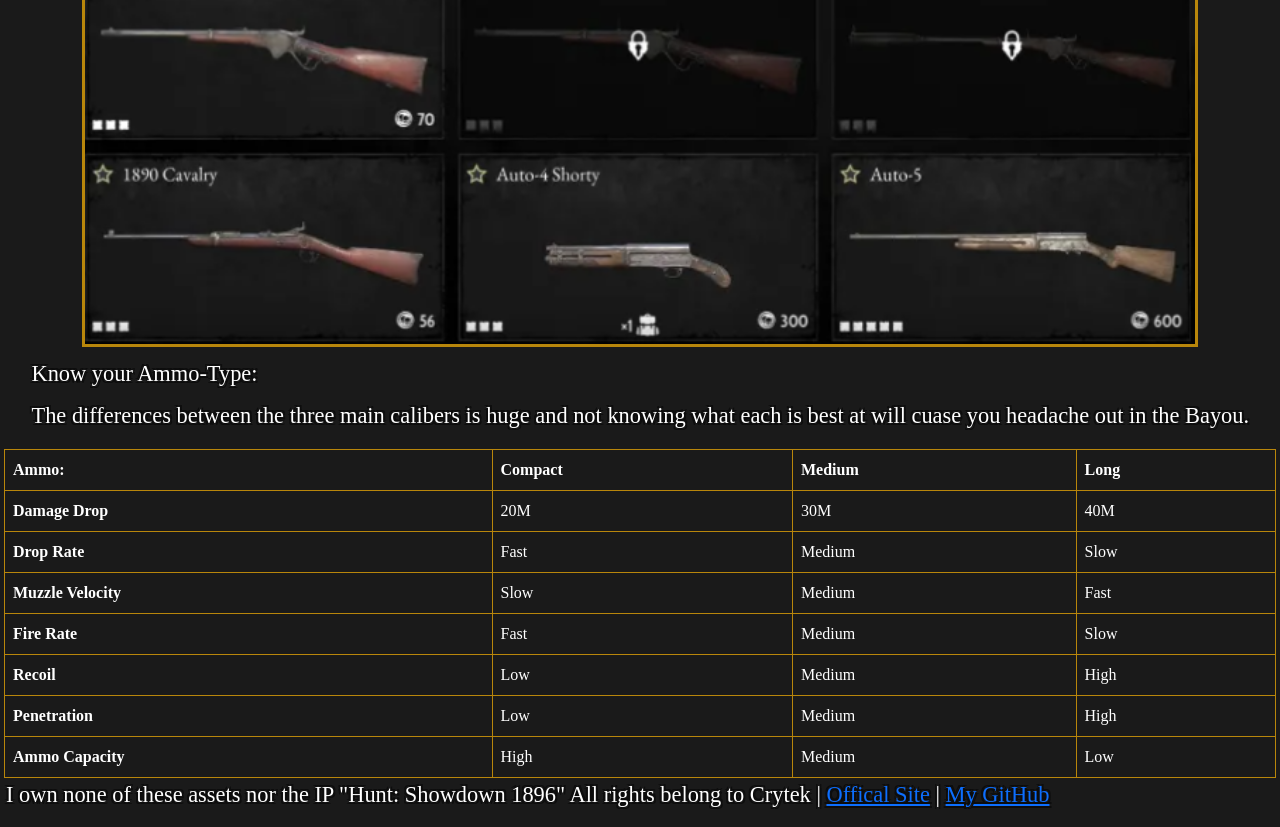
<file: loadouts.html>
<!DOCTYPE html>

<html lang="en">

<head>

    <meta charset="UTF-8">

    <meta name="viewport" content="width=device-width, initial-scale=1.0">

    <title>Loadouts</title>

    <link rel="stylesheet" href="https://stackpath.bootstrapcdn.com/bootstrap/5.0.0-alpha1/css/bootstrap.min.css" integrity="sha384-r4NyP46KrjDleawBgD5tp8Y7UzmLA05oM1iAEQ17CSuDqnUK2+k9luXQOfXJCJ4I" crossorigin="anonymous">

    <script src="https://cdn.jsdelivr.net/npm/popper.js@1.16.0/dist/umd/popper.min.js" integrity="sha384-Q6E9RHvbIyZFJoft+2mJbHaEWldlvI9IOYy5n3zV9zzTtmI3UksdQRVvoxMfooAo" crossorigin="anonymous"></script>

    <script src="https://stackpath.bootstrapcdn.com/bootstrap/5.0.0-alpha1/js/bootstrap.min.js" integrity="sha384-oesi62hOLfzrys4LxRF63OJCXdXDipiYWBnvTl9Y9/TRlw5xlKIEHpNyvvDShgf/" crossorigin="anonymous"></script>

    <link rel="stylesheet" href="main.css">

    <link rel="icon" href="images/WhiteHuntCrosses.png">

</head>

<body id="main-background">

    <header>

        <!-- I had put both classes bg-hunter & navbar-bounty to over write elements of the bootstrap to my liking -->

        <nav class="navbar bg-hunter">

            <div class="container-fluid">

                <a class="navbar-brand navbar-bounty" href="index.html">Hunter's Cabin</a>

                <img id="navbar-horizontal" src="images/Hunt-navbarLogo.png" alt="photo of a thrio of hunters from the game hunt showdown 1896">

                <button class="navbar-toggler" type="button" data-toggle="collapse" data-target="#navbarID"

                aria-controls="navbarID" aria-expanded="false" aria-label="Toggle navigation">

                <span class="navbar-toggler-icon navbar-hunt"></span>

            </button>

            <div class="collapse navbar-collapse" id="navbarID">

                <div class="navbar-nav">

                <a class="nav-link active navbar-bounty" aria-current="page" href="index.html">Home</a>

                <a class="nav-link active navbar-bounty" aria-current="page" href="history.html">History</a>

                <a class="nav-link active navbar-bounty" aria-current="page" href="gameplay.html">Gameplay</a>

                <a class="nav-link active navbar-bounty" aria-current="page" href="loadouts.html">Loadouts</a>

                <a class="nav-link active navbar-bounty" aria-current="page" href="maps.html">Maps</a>

                <a class="nav-link active navbar-bounty" aria-current="page" href="monsters.html">Monsters</a>

                <a class="nav-link active navbar-bounty" aria-current="page" href="wildtargets.html">Wild Targets</a>

                <a class="nav-link active navbar-bounty" aria-current="page" href="bosses.html">Bosses</a>

                <a class="nav-link active navbar-bounty" aria-current="page" href="events.html">Events</a>

                <a class="nav-link active navbar-bounty" aria-current="page" href="feedback.html">Feedback</a>

                </div>
            
            </div>

            </div>

        </nav>

        <h1><em>Hire Your Hunter:</em></h1>

    </header>

<main>

    <section>

        <h2>Hunters are of two classes: Hired and Recruited.</h2>

        <div class="container">

            <img class="loadout-images" src="images/HiredHunter.png" alt="photo of the hired hunter list">

            <img class="loadout-images" src="images/FreeHunter.png" alt="photo of the recruited hunter list">

        </div>

        <article>

        <h2>The Hired Hunters cost 100 Hunt-Dollars and come with no equipment but have 10 Trait points. <br> Recruited Hunters are free, come with a basic <em>Contraband</em> loadout and only one Trait, no Trait points. <br> (Contraband is any item [Weapon, Tool, or Consumable] that has the red-skulls icon attactched to it; this is applied to Free Hunter loadouts and items acquired in a match and makes these items not able to be sold.) </h2>

        </article>

    </section>

    <section>

        <h2 class="heading"><em>Traits:</em></h2>

        <p>Traits are used to gain an tactical advantage and to specialize your Hunter. </p>

        <div class="container">

            <img class="loadout-images" src="images/Traits.png" alt="photo of the trait list in hunt">

        </div>

        <article>

        <h2>There are currently 65 total Traits.</h2>

        <p>They are broken into three main types: Normal, Scarce, and Burn. Some Traits also have Conditional effects. The two current Conditions are being Solo and having the "Catalyst" Trait.</p> 
        
        <p>The Trait UI has different icons to quickly show information; diamonds on the bottom left of an Trait show if its affected by Solo play, (White) a Burn Trait, (Orange) or a Scarce Trait (Blue). The last UI element is in the top-right of a Trait, an Orange circle means it is affected by the Catalyst Trait. (Note that Traits can be under multiple classes)</p>

        <p>Normal Traits are bought once and stay equiped until you remove them or the Hunter is Killed/Reitred. Burn Traits have a Use and after that Use they are gone and either need to be repurchased or found in match again. Scarce Traits are Traits with strong effects, they are only able to be aquired in a match or through specific interactions.</p>

        </article>

    </section>

    <section>

        <h2 class="heading"><em>Weapons:</em></h2>

        <p>Weapons are broken into Size (though the use of 1-5 slot boxes) and Ammo-Type (Compact-Medium-Long-Shotgun-Sepcial)</p>

        <div class="container">

            <img class="loadout-images" src="images/AmmoTypes.png" alt="photo of the different ammo types in hunt">

            <img class="loadout-images" src="images/Weapons.png" alt="photo of the weapon ui in hunt">

        </div>

        <article>

            <h2>Know your Ammo-Type:</h2>

            <p>The differences between the three main calibers is huge and not knowing what each is best at will cuase you headache out in the Bayou.</p>

        </article>

        <div class="ammo-container">

        <table class="ammo-table">

            <tr><th>Ammo:</th><th>Compact</th><th>Medium</th><th>Long</th></tr>

            <tr><th>Damage Drop</th><td>20M</td><td>30M</td><td>40M</td></tr>
            
            <tr><th>Drop Rate</th><td>Fast</td><td>Medium</td><td>Slow</td></tr>

            <tr><th>Muzzle Velocity</th><td>Slow</td><td>Medium</td><td>Fast</td></tr>

            <tr><th>Fire Rate</th><td>Fast</td><td>Medium</td><td>Slow</td></tr>
            
            <tr><th>Recoil</th><td>Low</td><td>Medium</td><td>High</td></tr>

            <tr><th>Penetration</th><td>Low</td><td>Medium</td><td>High</td></tr>

            <tr><th>Ammo Capacity</th><td>High</td><td>Medium</td><td>Low</td></tr>

        </table>

        </div>

    </section>


</main>

<footer><p>I own none of these assets nor the IP "Hunt: Showdown 1896" All rights belong to Crytek | <a href="https://www.huntshowdown.com/" target="_blank" rel="noopener noreferrer">Offical Site</a> | <a href="https://github.com/NootNova" target="_blank" rel="noopener noreferrer">My GitHub</a></p></footer>

</body>

</html>
</file>
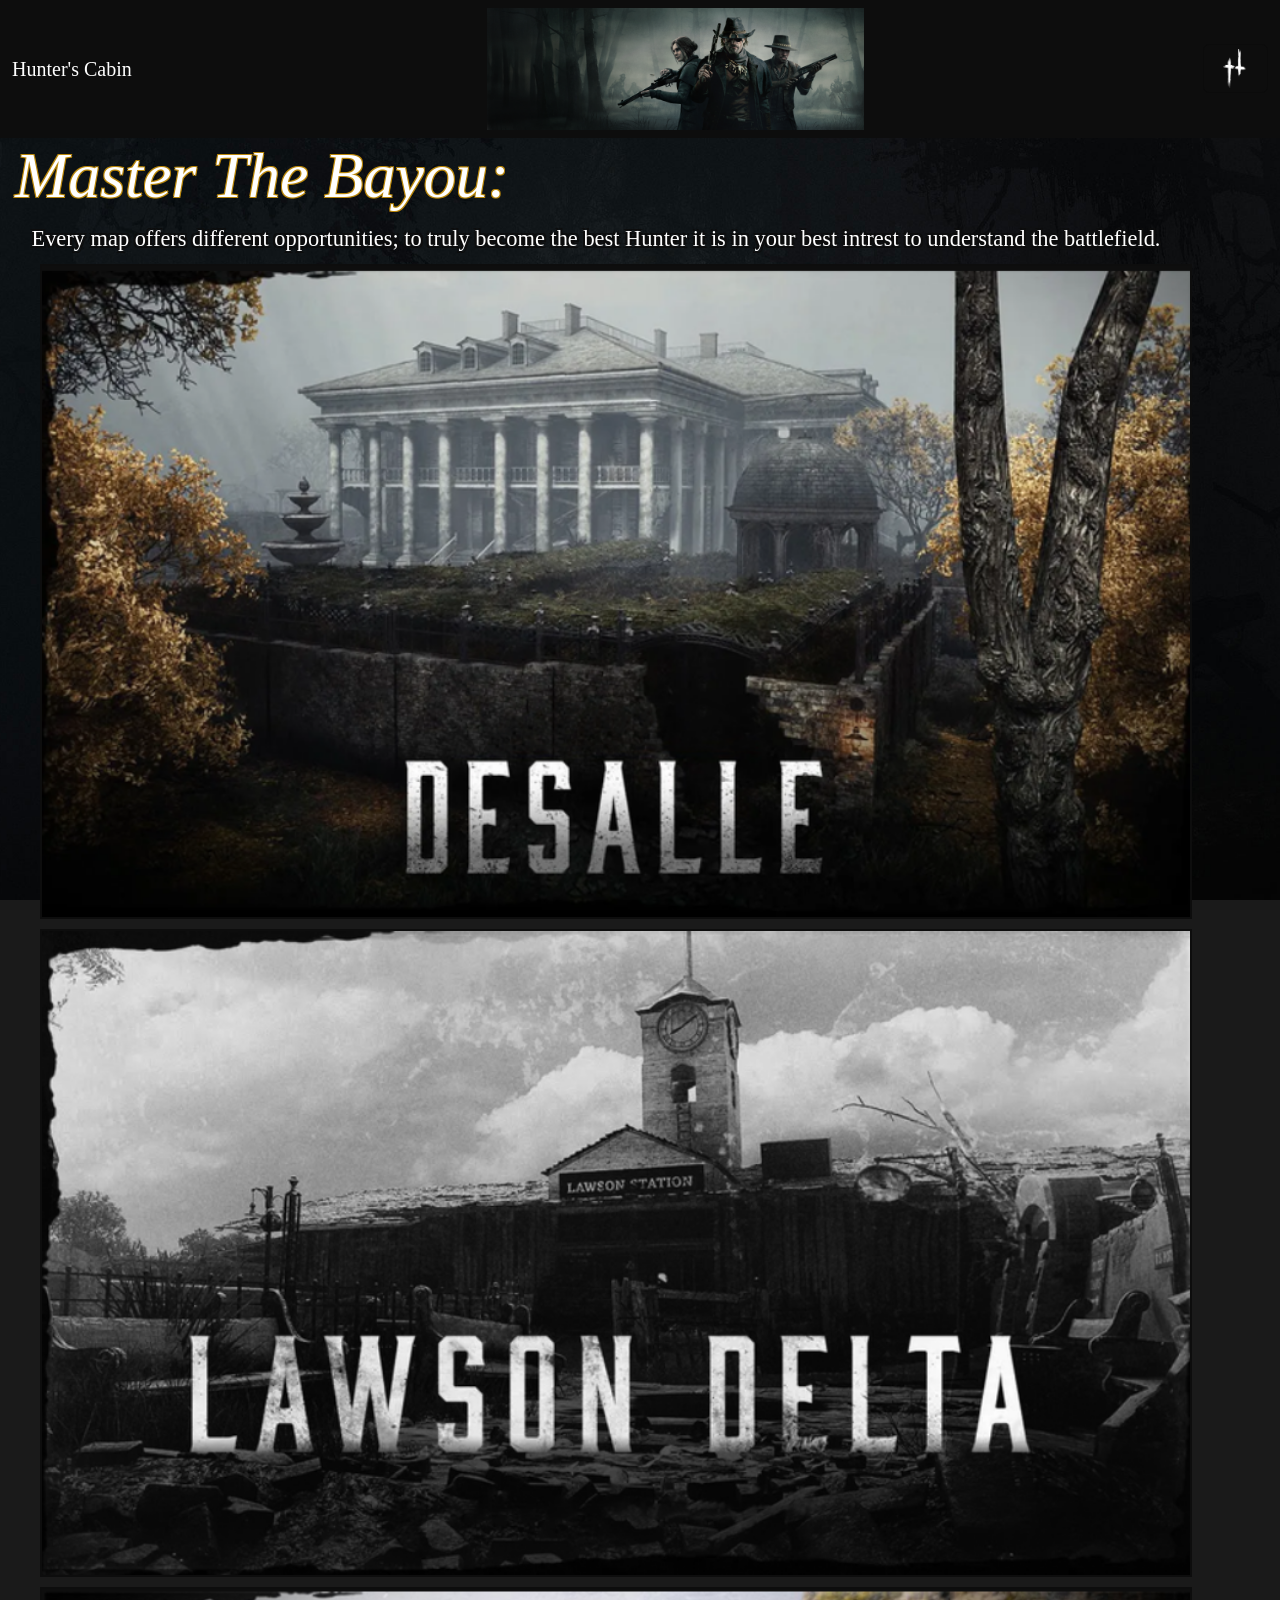
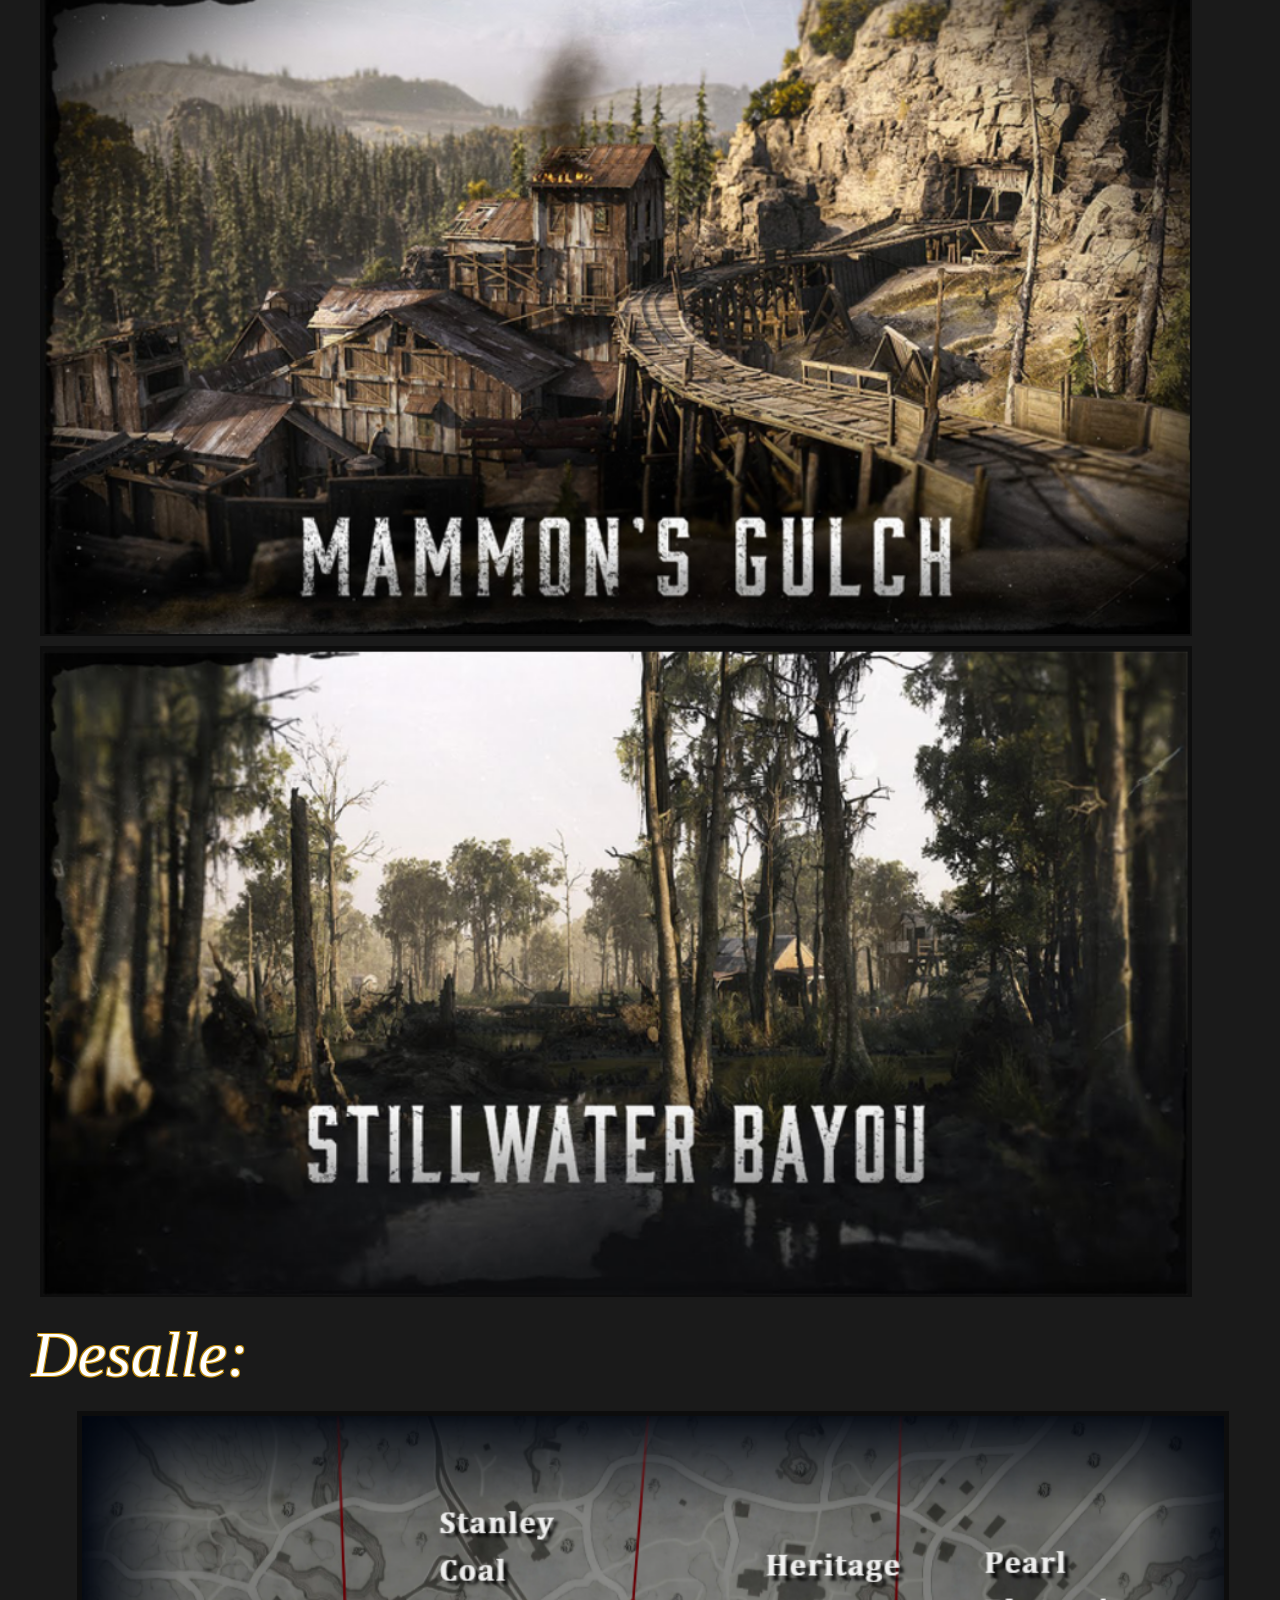
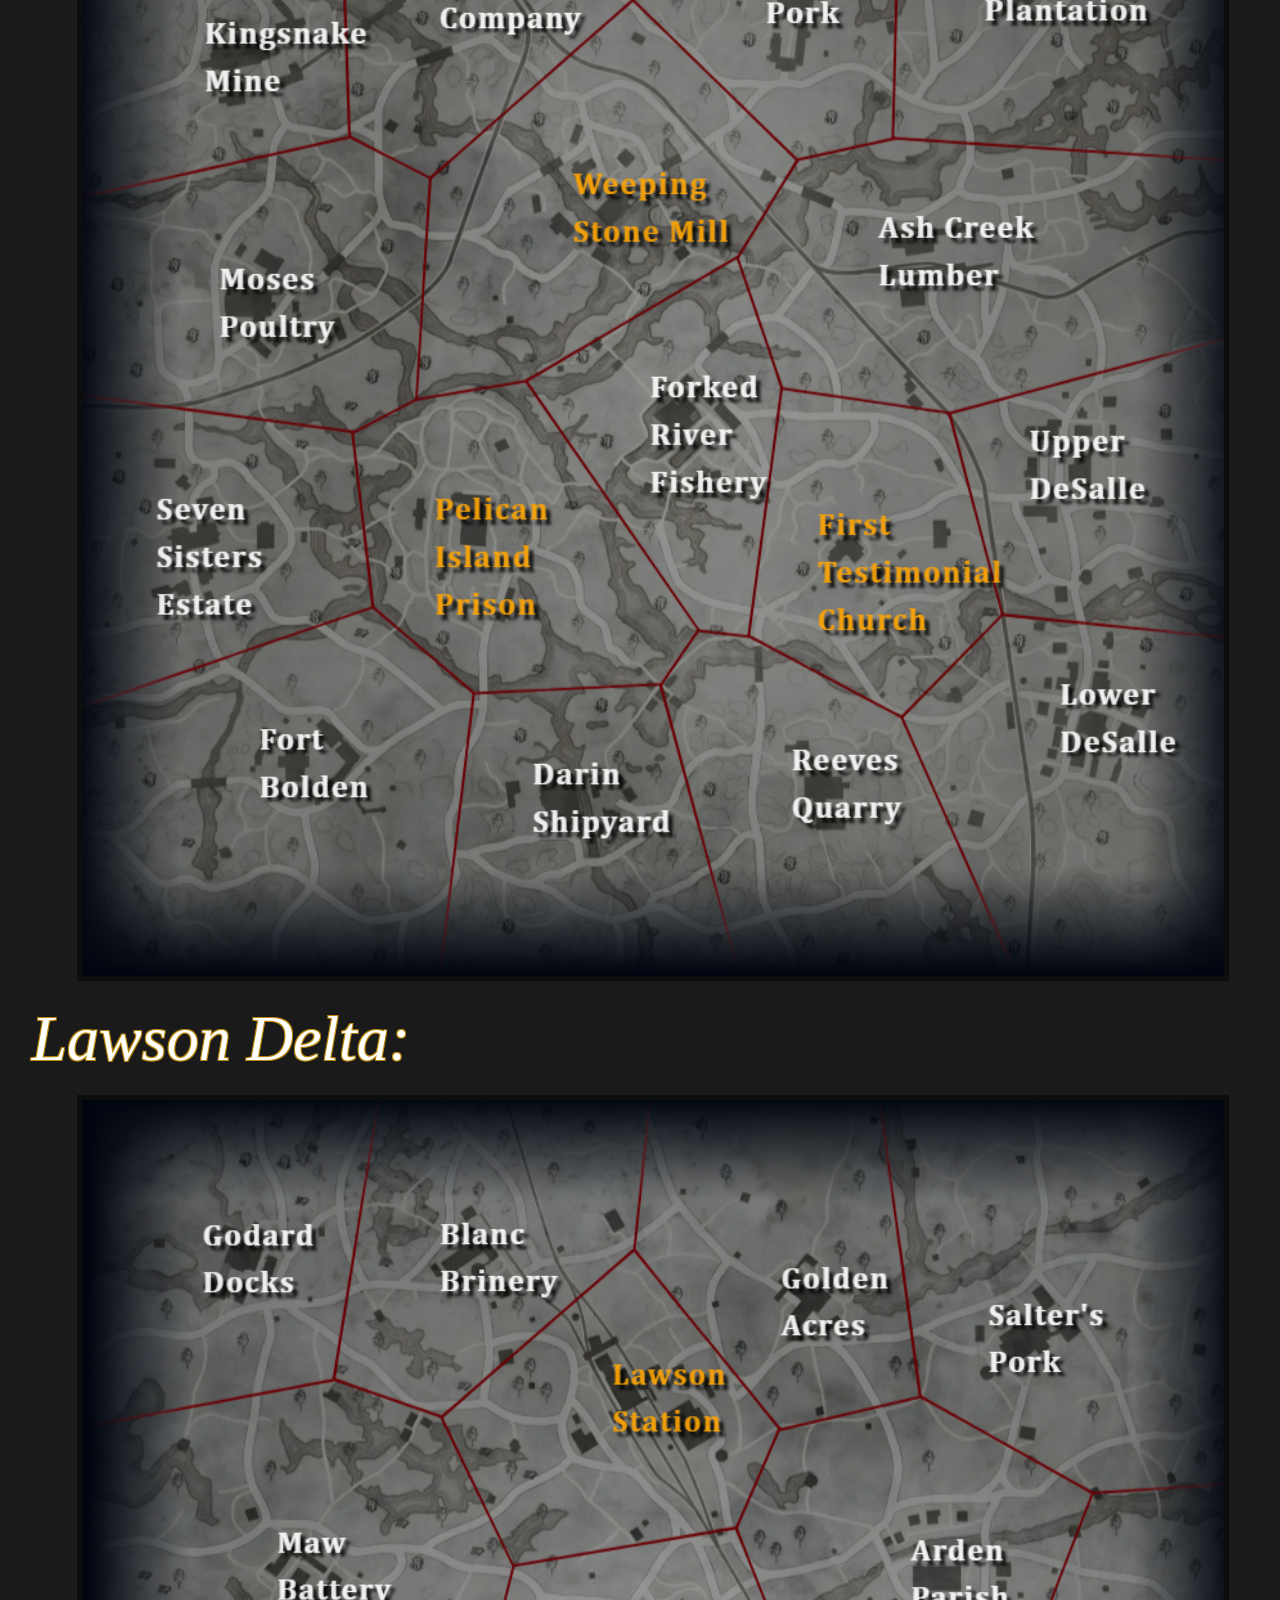
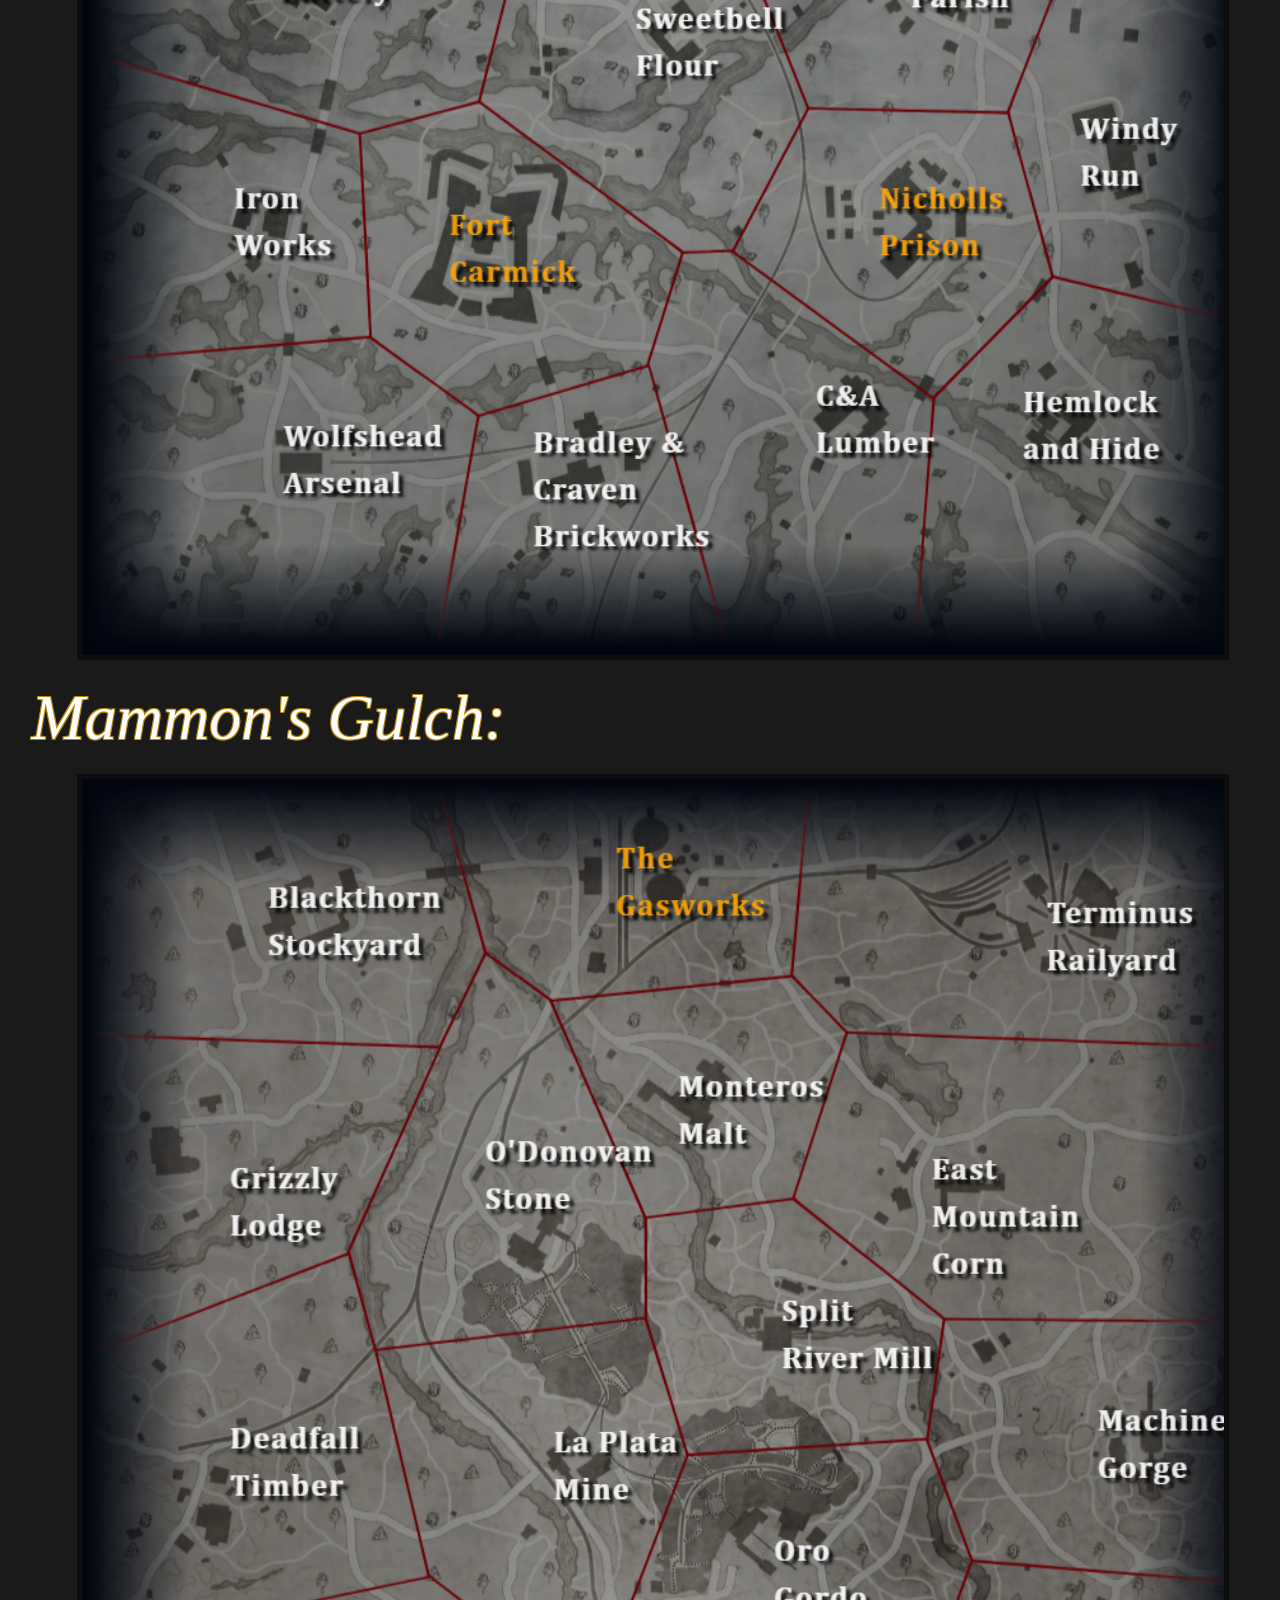
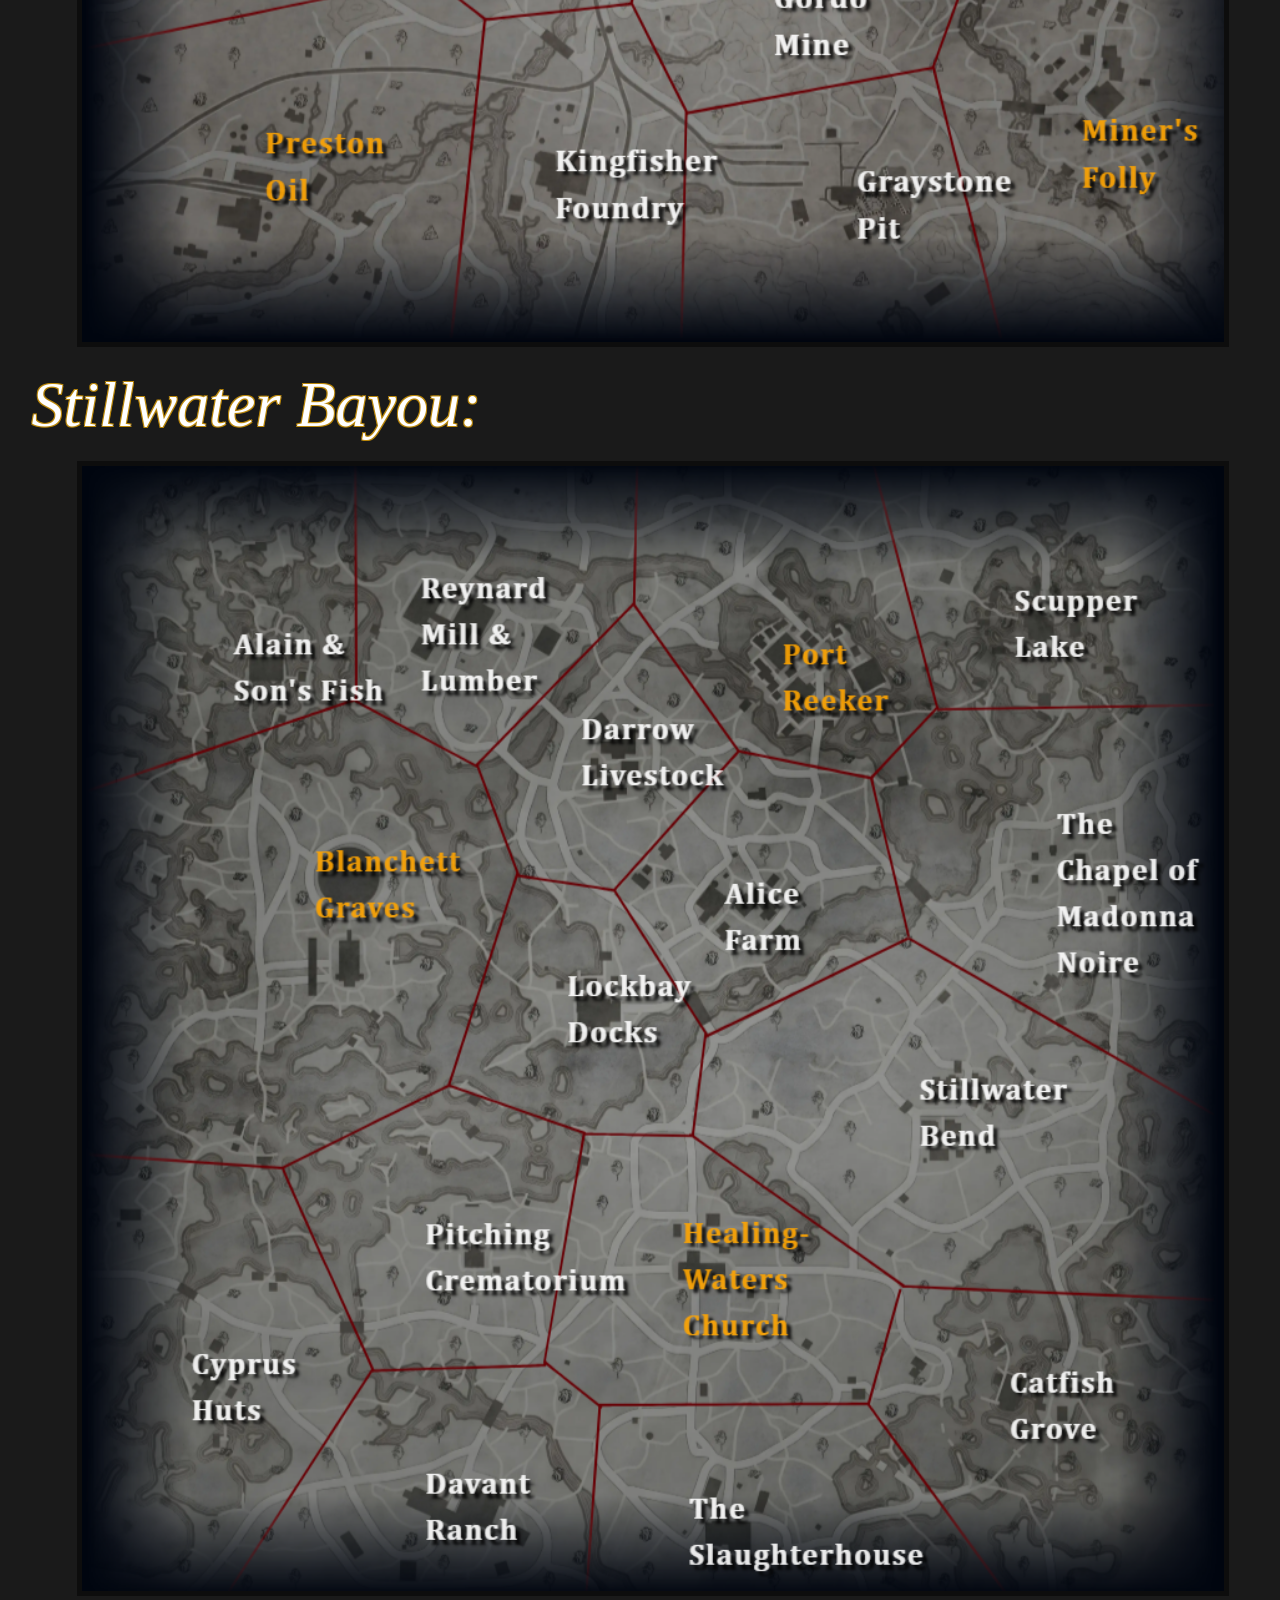
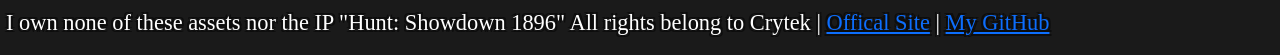
<file: maps.html>
<!DOCTYPE html>

<html lang="en">

<head>

    <meta charset="UTF-8">

    <meta name="viewport" content="width=device-width, initial-scale=1.0">

    <title>Maps</title>

    <link rel="stylesheet" href="https://stackpath.bootstrapcdn.com/bootstrap/5.0.0-alpha1/css/bootstrap.min.css" integrity="sha384-r4NyP46KrjDleawBgD5tp8Y7UzmLA05oM1iAEQ17CSuDqnUK2+k9luXQOfXJCJ4I" crossorigin="anonymous">

    <script src="https://cdn.jsdelivr.net/npm/popper.js@1.16.0/dist/umd/popper.min.js" integrity="sha384-Q6E9RHvbIyZFJoft+2mJbHaEWldlvI9IOYy5n3zV9zzTtmI3UksdQRVvoxMfooAo" crossorigin="anonymous"></script>

    <script src="https://stackpath.bootstrapcdn.com/bootstrap/5.0.0-alpha1/js/bootstrap.min.js" integrity="sha384-oesi62hOLfzrys4LxRF63OJCXdXDipiYWBnvTl9Y9/TRlw5xlKIEHpNyvvDShgf/" crossorigin="anonymous"></script>

    <link rel="stylesheet" href="main.css">

    <link rel="icon" href="images/WhiteHuntCrosses.png">

</head>

<body id="main-background">

    <header>

        <!-- I had put both classes bg-hunter & navbar-bounty to over write elements of the bootstrap to my liking -->

        <nav class="navbar bg-hunter">

            <div class="container-fluid">

                <a class="navbar-brand navbar-bounty" href="index.html">Hunter's Cabin</a>

                <img id="navbar-horizontal" src="images/Hunt-navbarLogo.png" alt="photo of a thrio of hunters from the game hunt showdown 1896">

                <button class="navbar-toggler" type="button" data-toggle="collapse" data-target="#navbarID"

                aria-controls="navbarID" aria-expanded="false" aria-label="Toggle navigation">

                <span class="navbar-toggler-icon navbar-hunt"></span>

            </button>

            <div class="collapse navbar-collapse" id="navbarID">

                <div class="navbar-nav">

                <a class="nav-link active navbar-bounty" aria-current="page" href="index.html">Home</a>

                <a class="nav-link active navbar-bounty" aria-current="page" href="history.html">History</a>

                <a class="nav-link active navbar-bounty" aria-current="page" href="gameplay.html">Gameplay</a>

                <a class="nav-link active navbar-bounty" aria-current="page" href="loadouts.html">Loadouts</a>

                <a class="nav-link active navbar-bounty" aria-current="page" href="maps.html">Maps</a>

                <a class="nav-link active navbar-bounty" aria-current="page" href="monsters.html">Monsters</a>

                <a class="nav-link active navbar-bounty" aria-current="page" href="wildtargets.html">Wild Targets</a>

                <a class="nav-link active navbar-bounty" aria-current="page" href="bosses.html">Bosses</a>

                <a class="nav-link active navbar-bounty" aria-current="page" href="events.html">Events</a>

                <a class="nav-link active navbar-bounty" aria-current="page" href="feedback.html">Feedback</a>

                </div>
            
            </div>

            </div>

        </nav>

        <h1><em>Master The Bayou:</em></h1>

    </header>

<main>

    <section class="imagelinks">

        <h2>Every map offers different opportunities; to truly become the best Hunter it is in your best intrest to understand the battlefield.</h2>

        <div>

            <a href="#desalle"> <img class="maps" src="images/Desalle.png" alt="image of a point of intrest in desalle"> </a>  

        </div>

        <div>

            <a href="#lawsondelta"> <img class="maps" src="images/Lawson-Delta.png" alt="image of a point of intrest in lawson delta"> </a>

        </div>

        <div>

            <a href="#mammonsgulch"> <img class="maps" src="images/Mammons-Gulch.png" alt="image of a point of intrest in mammon's gulch"> </a>
        
        </div>

        <div>

            <a href="#stillwaterbayou"> <img class="maps" src="images/Stillwater-Bayou.png" alt="image of a point of intrest in stillwater bayou"> </a>

        </div>

    </section>

    <article id="desalle">

        <h2 class="heading"><em>Desalle:</em></h2>

        <img class="map-images" src="images/DeSalle-Map.png" alt="image of the map for desalle">

    </article>

    <article id="lawsondelta">

        <h2 class="heading"><em>Lawson Delta:</em></h2>

        <img class="map-images" src="images/LawsonDelta-Map.png" alt="image of the map for lawson delta">

    </article>

    <article id="mammonsgulch">

        <h2 class="heading"><em>Mammon's Gulch:</em></h2>

        <img class="map-images" src="images/MammonsGulch-Map.png" alt="image of the map for mammons gulch">

    </article>

    <article id="stillwaterbayou">

        <h2 class="heading"><em>Stillwater Bayou:</em></h2>

        <img class="map-images" src="images/Stillwater-map.png" alt="image of the map for stillwater bayou">

    </article>

</main>

<footer><p>I own none of these assets nor the IP "Hunt: Showdown 1896" All rights belong to Crytek | <a href="https://www.huntshowdown.com/" target="_blank" rel="noopener noreferrer">Offical Site</a> | <a href="https://github.com/NootNova" target="_blank" rel="noopener noreferrer">My GitHub</a></p></footer>

</body>

</html>
</file>
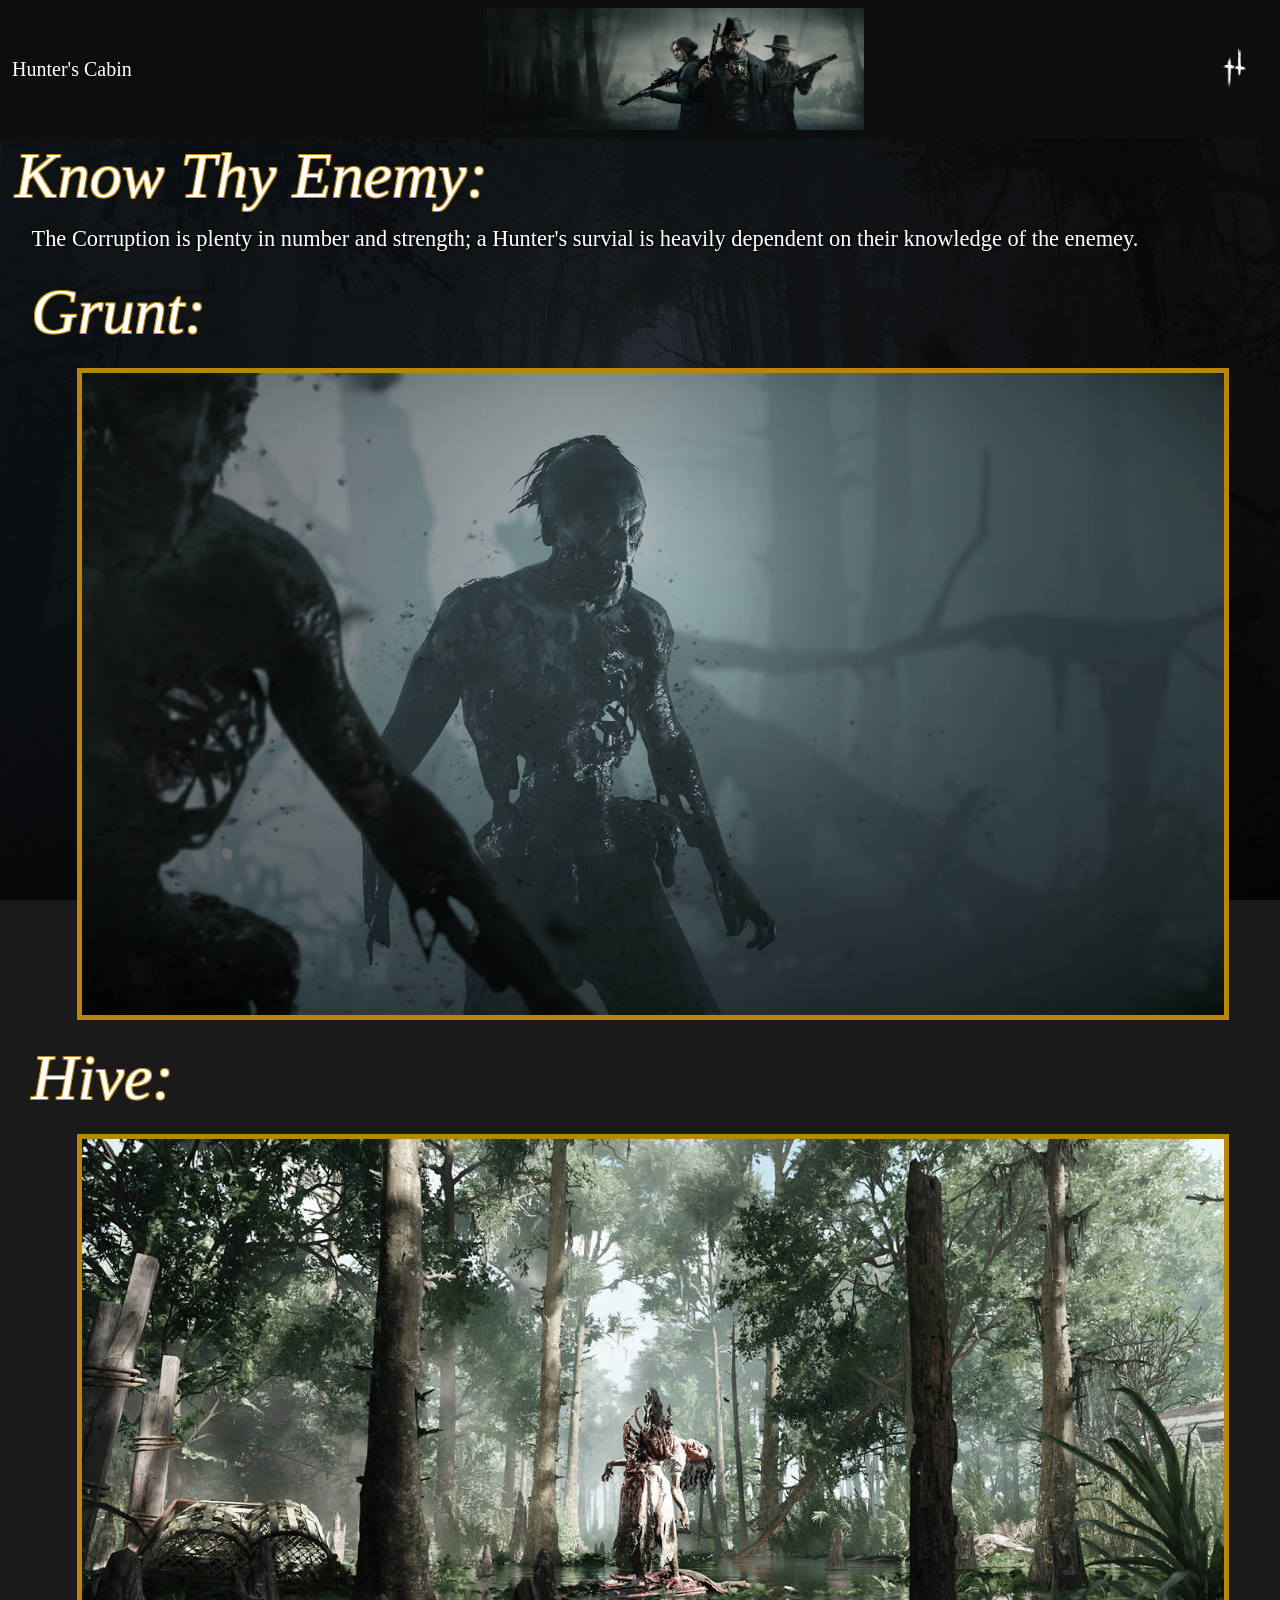
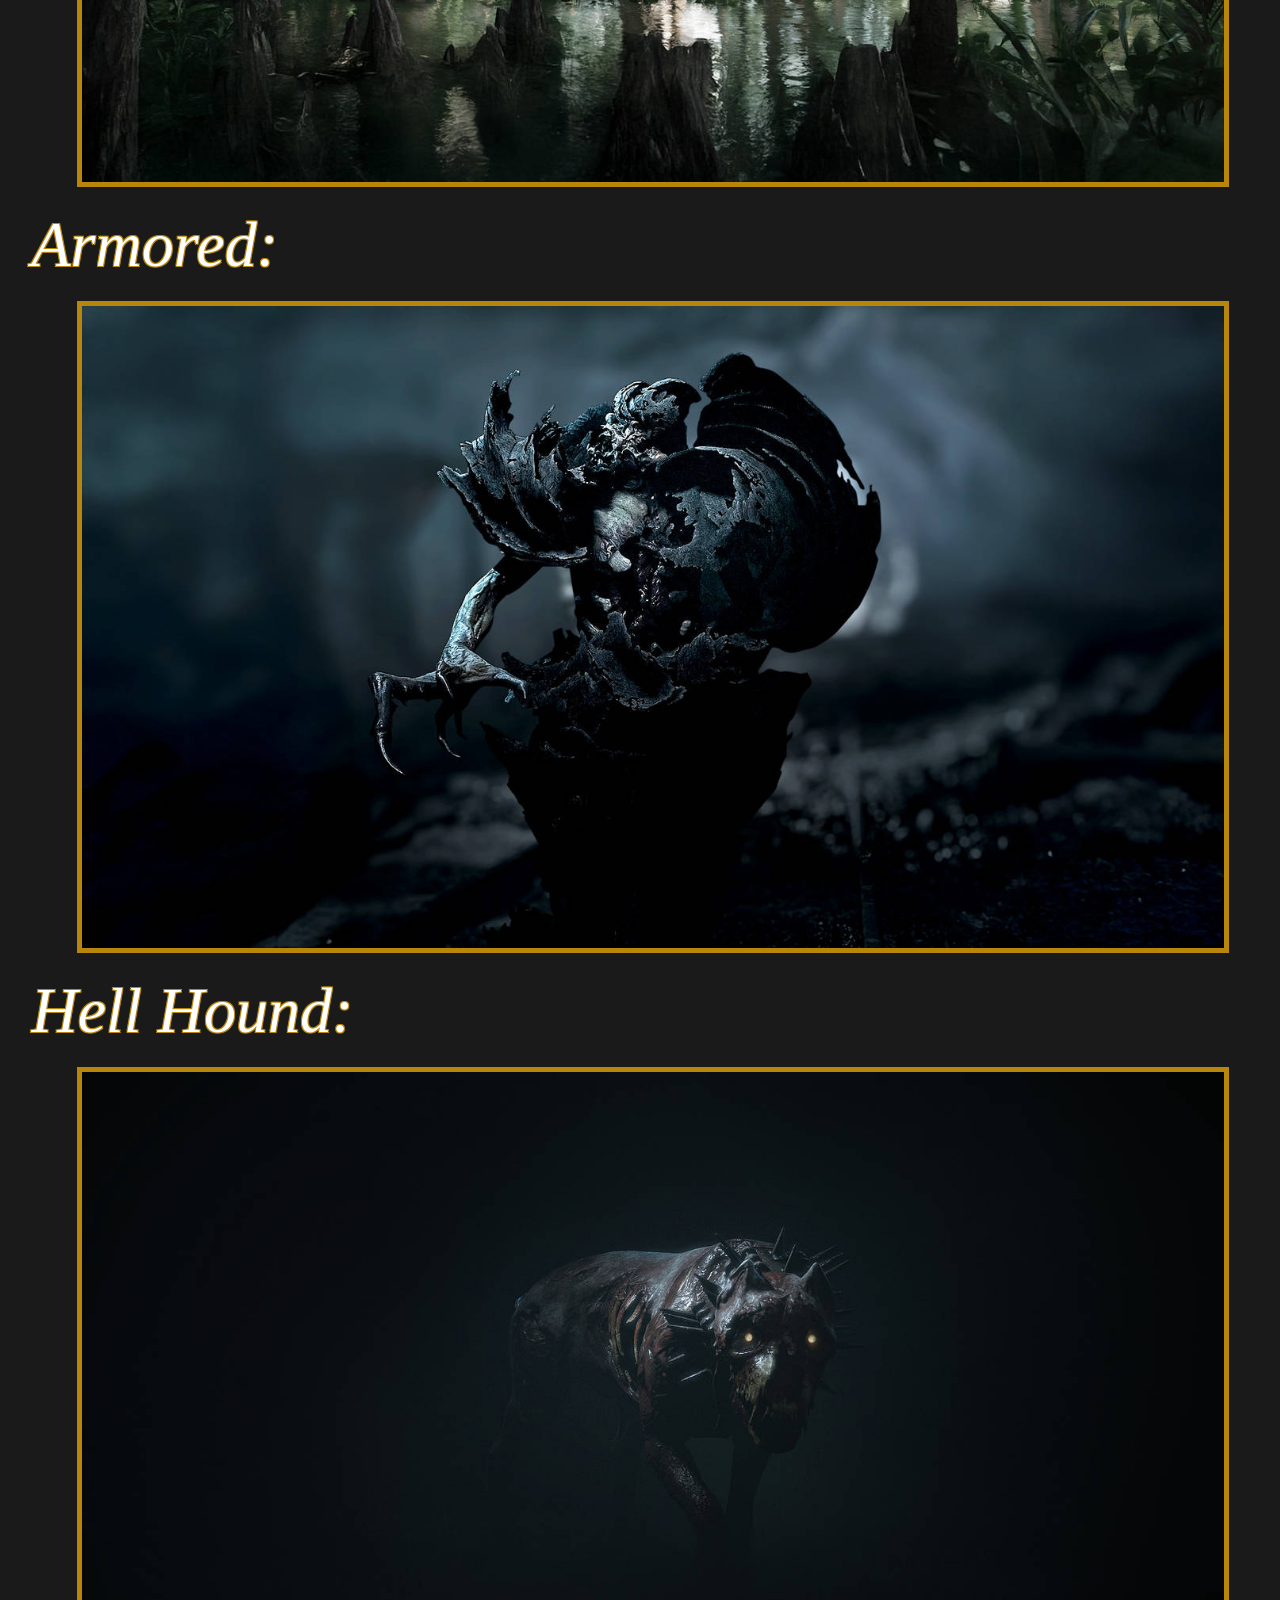
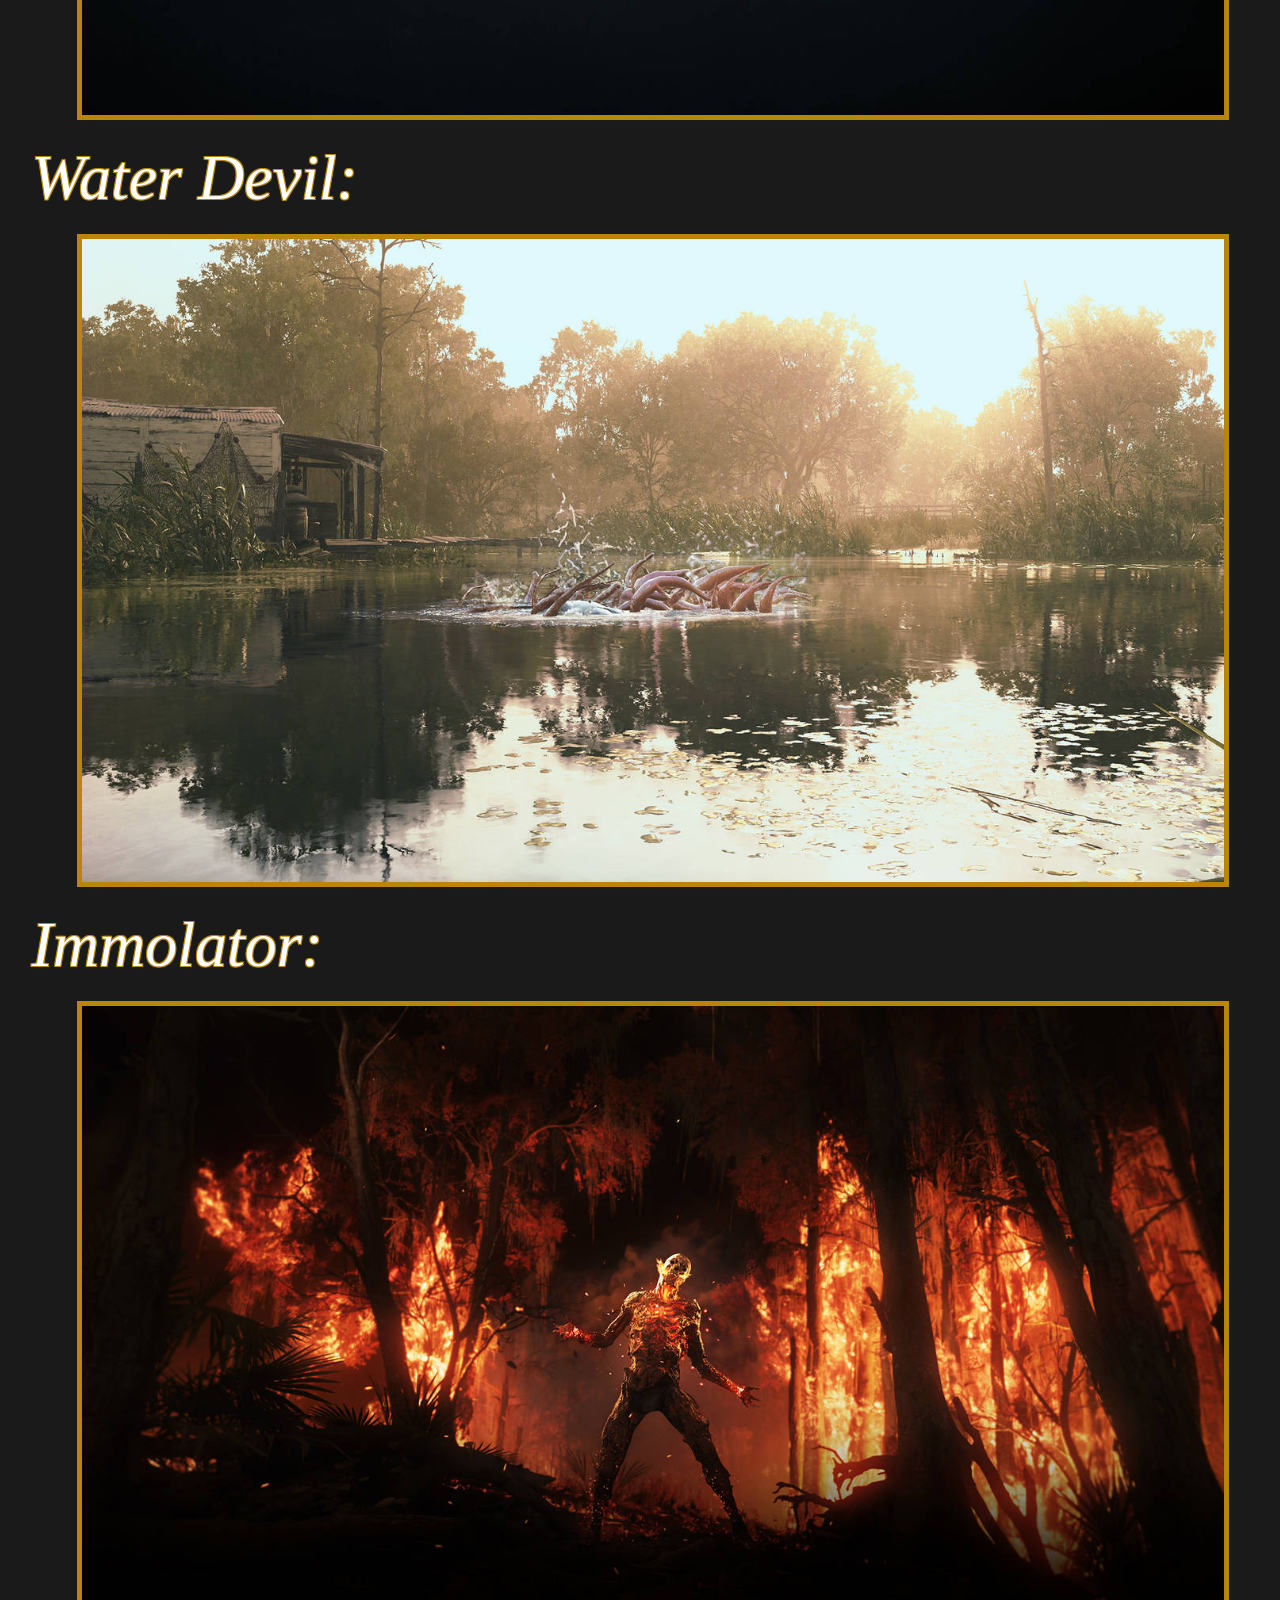
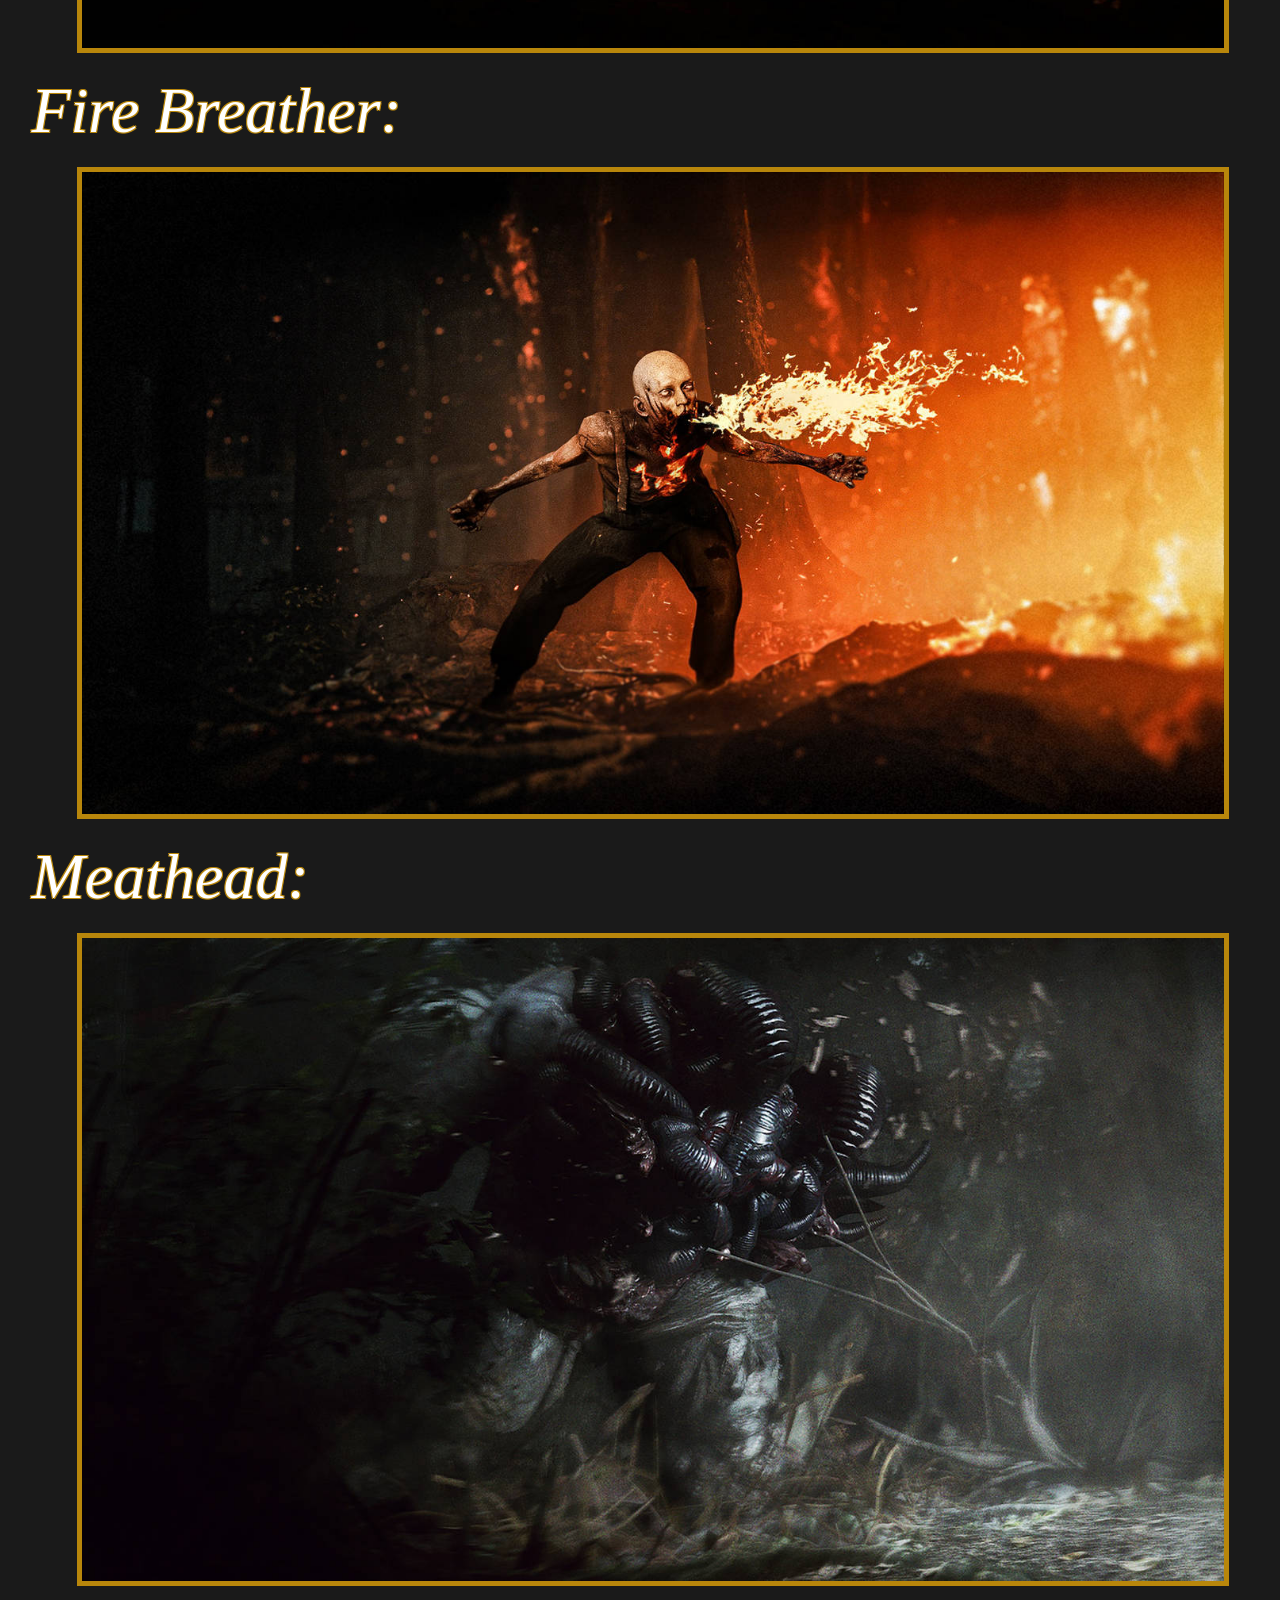
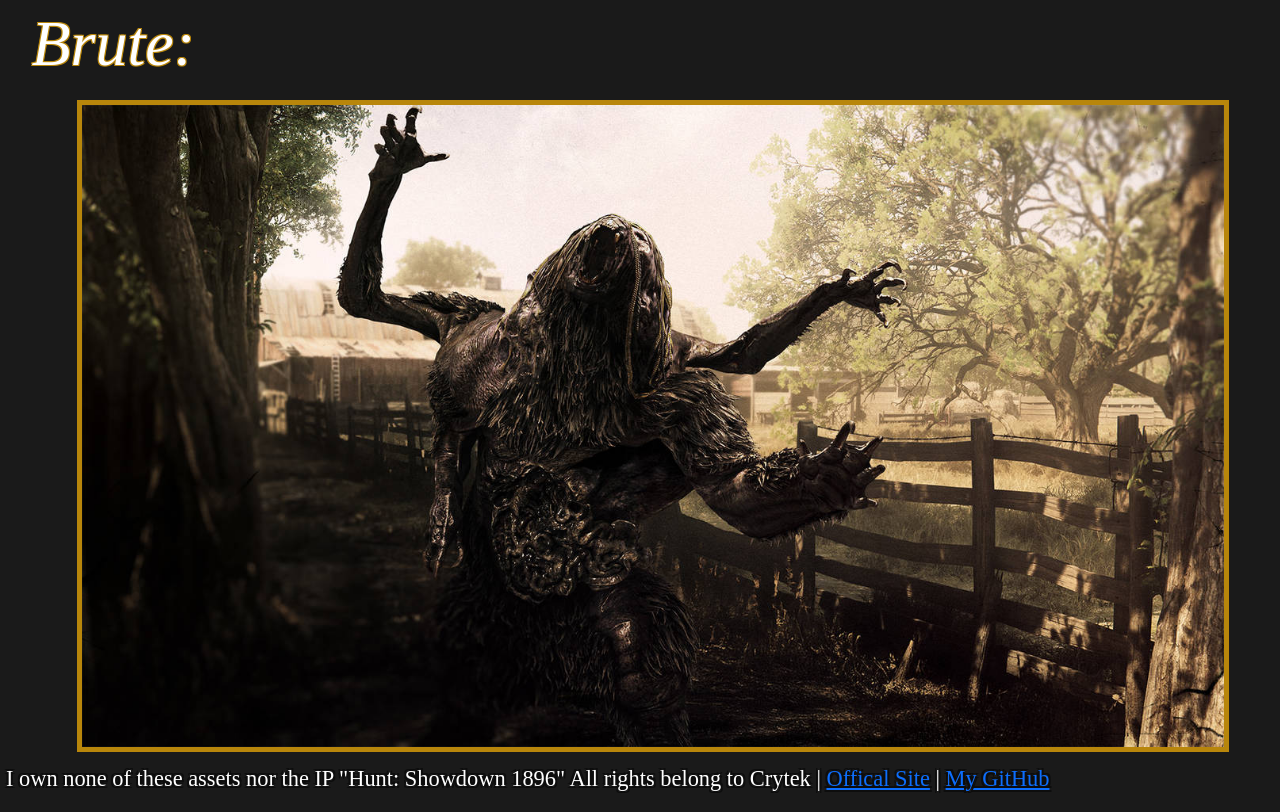
<file: monsters.html>
<!DOCTYPE html>

<html lang="en">

<head>

    <meta charset="UTF-8">

    <meta name="viewport" content="width=device-width, initial-scale=1.0">

    <title>Monsters</title>

    <link rel="stylesheet" href="https://stackpath.bootstrapcdn.com/bootstrap/5.0.0-alpha1/css/bootstrap.min.css" integrity="sha384-r4NyP46KrjDleawBgD5tp8Y7UzmLA05oM1iAEQ17CSuDqnUK2+k9luXQOfXJCJ4I" crossorigin="anonymous">

    <script src="https://cdn.jsdelivr.net/npm/popper.js@1.16.0/dist/umd/popper.min.js" integrity="sha384-Q6E9RHvbIyZFJoft+2mJbHaEWldlvI9IOYy5n3zV9zzTtmI3UksdQRVvoxMfooAo" crossorigin="anonymous"></script>

    <script src="https://stackpath.bootstrapcdn.com/bootstrap/5.0.0-alpha1/js/bootstrap.min.js" integrity="sha384-oesi62hOLfzrys4LxRF63OJCXdXDipiYWBnvTl9Y9/TRlw5xlKIEHpNyvvDShgf/" crossorigin="anonymous"></script>

    <link rel="stylesheet" href="main.css">

    <link rel="icon" href="images/WhiteHuntCrosses.png">

</head>

<body id="main-background">

    <header>

        <!-- I had put both classes bg-hunter & navbar-bounty to over write elements of the bootstrap to my liking -->

        <nav class="navbar bg-hunter">

            <div class="container-fluid">

                <a class="navbar-brand navbar-bounty" href="index.html">Hunter's Cabin</a>

                <img id="navbar-horizontal" src="images/Hunt-navbarLogo.png" alt="photo of a thrio of hunters from the game hunt showdown 1896">

                <button class="navbar-toggler" type="button" data-toggle="collapse" data-target="#navbarID"

                aria-controls="navbarID" aria-expanded="false" aria-label="Toggle navigation">

                <span class="navbar-toggler-icon navbar-hunt"></span>

            </button>

            <div class="collapse navbar-collapse" id="navbarID">

                <div class="navbar-nav">

                <a class="nav-link active navbar-bounty" aria-current="page" href="index.html">Home</a>

                <a class="nav-link active navbar-bounty" aria-current="page" href="history.html">History</a>

                <a class="nav-link active navbar-bounty" aria-current="page" href="gameplay.html">Gameplay</a>

                <a class="nav-link active navbar-bounty" aria-current="page" href="loadouts.html">Loadouts</a>

                <a class="nav-link active navbar-bounty" aria-current="page" href="maps.html">Maps</a>

                <a class="nav-link active navbar-bounty" aria-current="page" href="monsters.html">Monsters</a>

                <a class="nav-link active navbar-bounty" aria-current="page" href="wildtargets.html">Wild Targets</a>

                <a class="nav-link active navbar-bounty" aria-current="page" href="bosses.html">Bosses</a>

                <a class="nav-link active navbar-bounty" aria-current="page" href="events.html">Events</a>

                <a class="nav-link active navbar-bounty" aria-current="page" href="feedback.html">Feedback</a>

                </div>
            
            </div>

            </div>

        </nav>

        <h1><em>Know Thy Enemy:</em></h1>

    </header>

<main>

    <h2>The Corruption is plenty in number and strength; a Hunter's survial is heavily dependent on their knowledge of the enemey.</h2>

    <section>

        <h2 class="heading"><em>Grunt:</em></h2>

        <img class="monster" src="images/Grunt.jpg" alt="photo of the grunt enemy type">

    </section>

    <section>

        <h2 class="heading"><em>Hive:</em></h2>

        <img class="monster" src="images/Hive.jpg" alt="photo of the hive enemy type">

    </section>

    <section>

        <h2 class="heading"><em>Armored:</em></h2>

        <img class="monster" src="images/Armored.jpg" alt="photo of the armored enemy type">

    </section>

    <section>

        <h2 class="heading"><em>Hell Hound:</em></h2>

        <img class="monster" src="images/Hellhound.jpg" alt="photo of the hellhound enemy type">

    </section>

    <section>

        <h2 class="heading"><em>Water Devil:</em></h2>

        <img class="monster" src="images/Water_Devil.jpg" alt="photo of the water devil enemy type">

    </section>

    <section>

        <h2 class="heading"><em>Immolator:</em></h2>

        <img class="monster" src="images/Immolator.jpg" alt="photo of the immolator enemy type">

    </section>

    <section>

        <h2 class="heading"><em>Fire Breather:</em></h2>

        <img class="monster" src="images/Firebreather.jpg" alt="photo of the fire brether enemy type">

    </section>

    <section>

        <h2 class="heading"><em>Meathead:</em></h2>

        <img class="monster" src="images/Meathead.jpg" alt="photo of the meathead enemy type">

    </section>

    <section>

        <h2 class="heading"><em>Brute:</em></h2>

        <img class="monster" src="images/Brute.jpg" alt="photo of the brute enemy type">
        
    </section>

</main>

<footer><p>I own none of these assets nor the IP "Hunt: Showdown 1896" All rights belong to Crytek | <a href="https://www.huntshowdown.com/" target="_blank" rel="noopener noreferrer">Offical Site</a> | <a href="https://github.com/NootNova" target="_blank" rel="noopener noreferrer">My GitHub</a></p></footer>

</body>

</html>
</file>
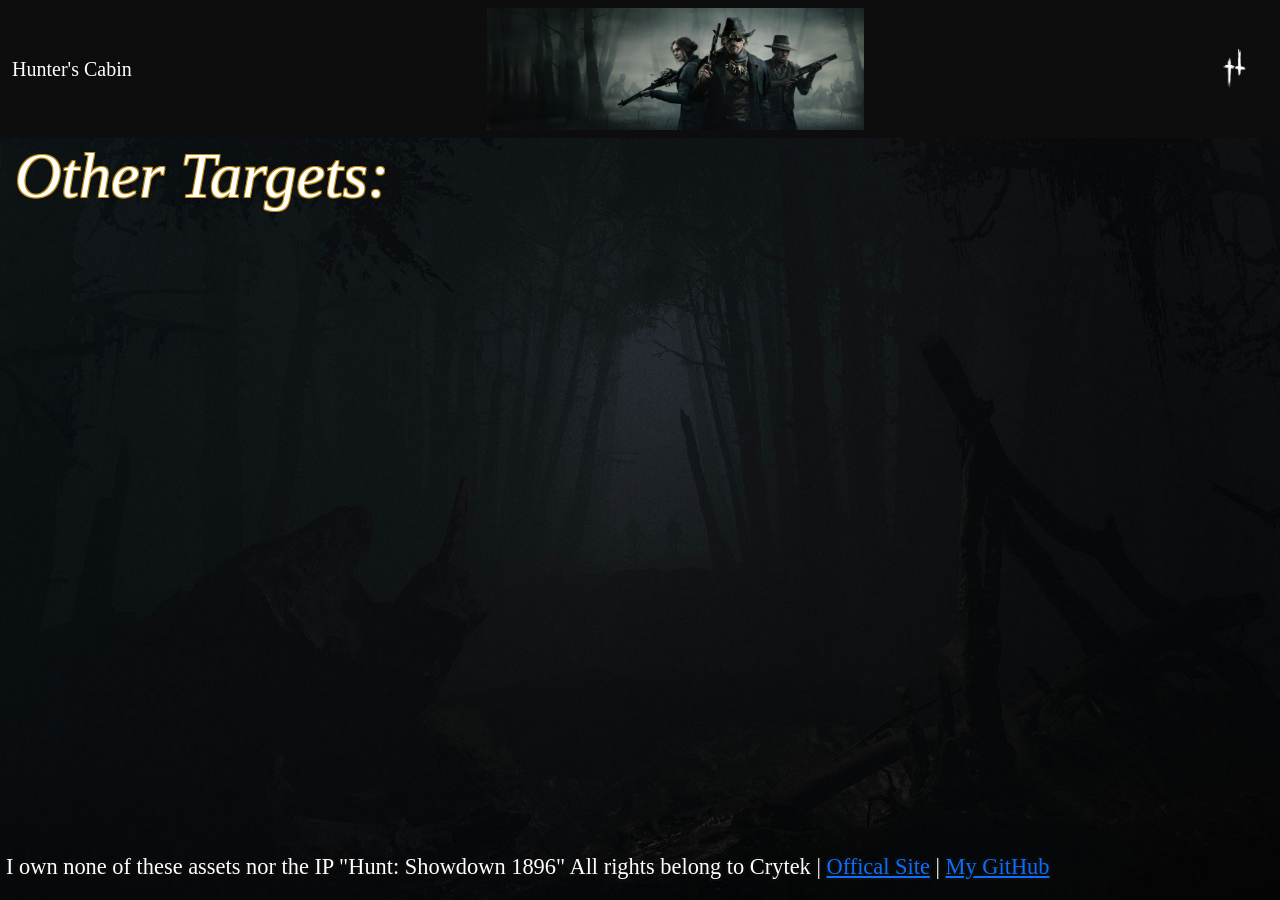
<file: wildtargets.html>
<!DOCTYPE html>

<html lang="en">

<head>

    <meta charset="UTF-8">

    <meta name="viewport" content="width=device-width, initial-scale=1.0">

    <title>Wild Targets</title>

    <link rel="stylesheet" href="https://stackpath.bootstrapcdn.com/bootstrap/5.0.0-alpha1/css/bootstrap.min.css" integrity="sha384-r4NyP46KrjDleawBgD5tp8Y7UzmLA05oM1iAEQ17CSuDqnUK2+k9luXQOfXJCJ4I" crossorigin="anonymous">

    <script src="https://cdn.jsdelivr.net/npm/popper.js@1.16.0/dist/umd/popper.min.js" integrity="sha384-Q6E9RHvbIyZFJoft+2mJbHaEWldlvI9IOYy5n3zV9zzTtmI3UksdQRVvoxMfooAo" crossorigin="anonymous"></script>

    <script src="https://stackpath.bootstrapcdn.com/bootstrap/5.0.0-alpha1/js/bootstrap.min.js" integrity="sha384-oesi62hOLfzrys4LxRF63OJCXdXDipiYWBnvTl9Y9/TRlw5xlKIEHpNyvvDShgf/" crossorigin="anonymous"></script>

    <link rel="stylesheet" href="main.css">

    <link rel="icon" href="images/WhiteHuntCrosses.png">

</head>

<body id="main-background">

    <header>

        <!-- I had put both classes bg-hunter & navbar-bounty to over write elements of the bootstrap to my liking -->

        <nav class="navbar bg-hunter">

            <div class="container-fluid">

                <a class="navbar-brand navbar-bounty" href="index.html">Hunter's Cabin</a>

                <img id="navbar-horizontal" src="images/Hunt-navbarLogo.png" alt="photo of a thrio of hunters from the game hunt showdown 1896">

                <button class="navbar-toggler" type="button" data-toggle="collapse" data-target="#navbarID"

                aria-controls="navbarID" aria-expanded="false" aria-label="Toggle navigation">

                <span class="navbar-toggler-icon navbar-hunt"></span>

            </button>

            <div class="collapse navbar-collapse" id="navbarID">

                <div class="navbar-nav">

                <a class="nav-link active navbar-bounty" aria-current="page" href="index.html">Home</a>

                <a class="nav-link active navbar-bounty" aria-current="page" href="history.html">History</a>

                <a class="nav-link active navbar-bounty" aria-current="page" href="gameplay.html">Gameplay</a>

                <a class="nav-link active navbar-bounty" aria-current="page" href="loadouts.html">Loadouts</a>

                <a class="nav-link active navbar-bounty" aria-current="page" href="maps.html">Maps</a>

                <a class="nav-link active navbar-bounty" aria-current="page" href="monsters.html">Monsters</a>

                <a class="nav-link active navbar-bounty" aria-current="page" href="wildtargets.html">Wild Targets</a>

                <a class="nav-link active navbar-bounty" aria-current="page" href="bosses.html">Bosses</a>

                <a class="nav-link active navbar-bounty" aria-current="page" href="events.html">Events</a>

                <a class="nav-link active navbar-bounty" aria-current="page" href="feedback.html">Feedback</a>

                </div>
            
            </div>

            </div>

        </nav>

        <h1><em>Other Targets:</em></h1>

    </header>

<main>



</main>

<footer><p>I own none of these assets nor the IP "Hunt: Showdown 1896" All rights belong to Crytek | <a href="https://www.huntshowdown.com/" target="_blank" rel="noopener noreferrer">Offical Site</a> | <a href="https://github.com/NootNova" target="_blank" rel="noopener noreferrer">My GitHub</a></p></footer>

</body>

</html>
</file>
<file: main.css>
/* Font I found that looks similar to the Hunt font */

@font-face {

    font-family: "Playfair Display";

    src: url('https://fonts.googleapis.com/css2?family=Playfair+Display:ital,wght@0,400..900;1,400..900&display=swap');

    }

/* I over wrote the hover for the nav bar links */

a:hover {

    color: #b8860b;

}

a img:hover {

    border: solid 8px #b8860b;

}

.heading {

    color: #ffffff;

    font-size: 400%;

    text-shadow: 
    -1px -1px #b8860b,
    1px -1px #b8860b,
    -1px 1px #b8860b,
    1px 1px #b8860b;

}

.video-container {

  position: relative;

  width: 100%;
 
  padding-top: 56.25%;

  overflow: hidden;
  
}

.video-container video {

  position: absolute;

  top: 0;

  left: 0;

  width: 100%;

  height: 100%;

  object-fit: cover;

}

h1 {

    color: #ffffff;

    margin-left: 15px;

    font-size: 400%;

    text-shadow: 
    -1px -1px #b8860b,
    1px -1px #b8860b,
    -1px 1px #b8860b,
    1px 1px #b8860b;
    
}

h2, h3, h4, h5, h6 {

    
    margin-left: 6px;

    color: #ffffff;

    text-shadow: 
    -2px -2px #0d0d0d,
    2px -2px #0d0d0d,
    -2px 2px #0d0d0d,
    2px 2px #0d0d0d;

    font-size: 140%;

    line-height: 150%;

}

/* using the display flex and flex direction column on both the html and body elements I am able to push the footer down to the bottom of short pages using felx 1 on the main */

html, body {

    display: flex;

    flex-direction: column;

    min-height: 100vh;

    font-family: "Playfair Display";

    background-color: #1a1a1a;

}

main {

    text-indent: 2%;

    flex: 1;

}

p {

    margin-left: 6px;

    color: #ffffff;

    text-shadow: 
    -2px -2px #0d0d0d,
    2px -2px #0d0d0d,
    -2px 2px #0d0d0d,
    2px 2px #0d0d0d;

    font-size: 140%;
}

/* did a lot to make a custom form. styling the form its self with the same rules learned for the back ground image,
learned how to style all the parts of the form as well, using color for the placeholder and textarea helps to keep the text while where it was default black. */

form {

    color: #0d0d0d;

    font-weight: 1000;

    font-size: 120%;

    margin-left: 10px;

    margin-right: 10px;

    border-style: groove;

    border-color: #b8860b;

    border-width: 5px;

    background-image: url(images/Hunt_Background_05.jpg);

    background-size: cover;

    background-repeat: no-repeat;

    background-position: center;

    background-attachment: fixed;

    display: grid;

}
 
input {

    border: 3px solid #ffffff;

    background-color: #0d0d0d;

    color: #ffffff;

}

input::placeholder {

    color: #ffffff;

}

input[type=submit] {

    color: #ffffff;

}

input[type=submit]:hover {

    border: solid 4px #b8860b;

    text-decoration: underline;

}

input[type=reset] {

    color: #ffffff;

}

input[type=reset]:hover {

    border: solid 4px #b8860b;

    text-decoration: underline;
    
}


textarea {

    border: 3px solid #ffffff;

    background-color: #0d0d0d;

    color: #ffffff;

}

textarea::placeholder {

    color: #ffffff;
}

.ammo-container {

    display: grid;

    margin-left: 4px;

    margin-right: 4px;


}

.ammo-table {

    color: #ffffff;


    border-collapse: collapse;

}

.ammo-table th, .ammo-table td {

    border: 1px solid #b8860b;

    padding: 8px;

    text-align: left;

}

/* shoved a image into the nav bar, sadly cant find away to move it how I'd truly like to */

#navbar-horizontal {

    width: 30%;

    height: auto;

}

/* I made a custom image for the drop down button of the nav bar */

.navbar-hunt {

    font-size: 130%;

    background-image: url(images/WhiteHuntCrosses.png);

}

/* Added a hover to the button to make it stick out for the nav bar drop down */


button:hover {

    background-color: #b8860b;
    
}


.navbar-bounty {

    color: #ffffff;

}

.bg-hunter {

    background-color: #0d0d0d;
}

/* the size cover, no repeat, center, fixed on the image makes the image postion stay fixed while scrolling for longer pages */

#main-background {

    background-image: url(images/Hunt_Background_01.jpg);

    background-size: cover;

    background-repeat: no-repeat;

    background-position: center;

    background-attachment: fixed;

}

#Huntvideo {

    border: 4px solid #0d0d0d;

}

.image-left {

    width: 30%;

    height: auto;

    border: 3px solid #b8860b;

    float: left;

    margin-left: 20px;

    margin-right: 10px;
}

.image-right {

    width: 30%;

    height: auto;

    border: 3px solid #b8860b;

    float: right;

    margin-left: 20px;

    margin-right: 10px;
}

.loadout-images {

    width: 100%;

    height: auto;

    margin-bottom: 10px;

    border-width: 3px 3px 3px 3px;

    border-style: solid;

    border-color: #b8860b;

    display: block;

}

.maps {

    height: auto;

    display: inline-block;

    border: solid 2px #0d0d0d;

    margin-left: 14px;

    margin-bottom: 10px;

    width: 90%

}

.map-images {

    height: auto;

    display: inline;

    border: solid 5px #0d0d0d;

    margin-left: 6%;

    margin-bottom: 10px;

    width: 90%
}


.monster {

    height: auto;

    display: inline;

    border: solid 5px #b8860b;

    margin-left: 6%;

    margin-bottom: 10px;

    width: 90%

}
</file>
